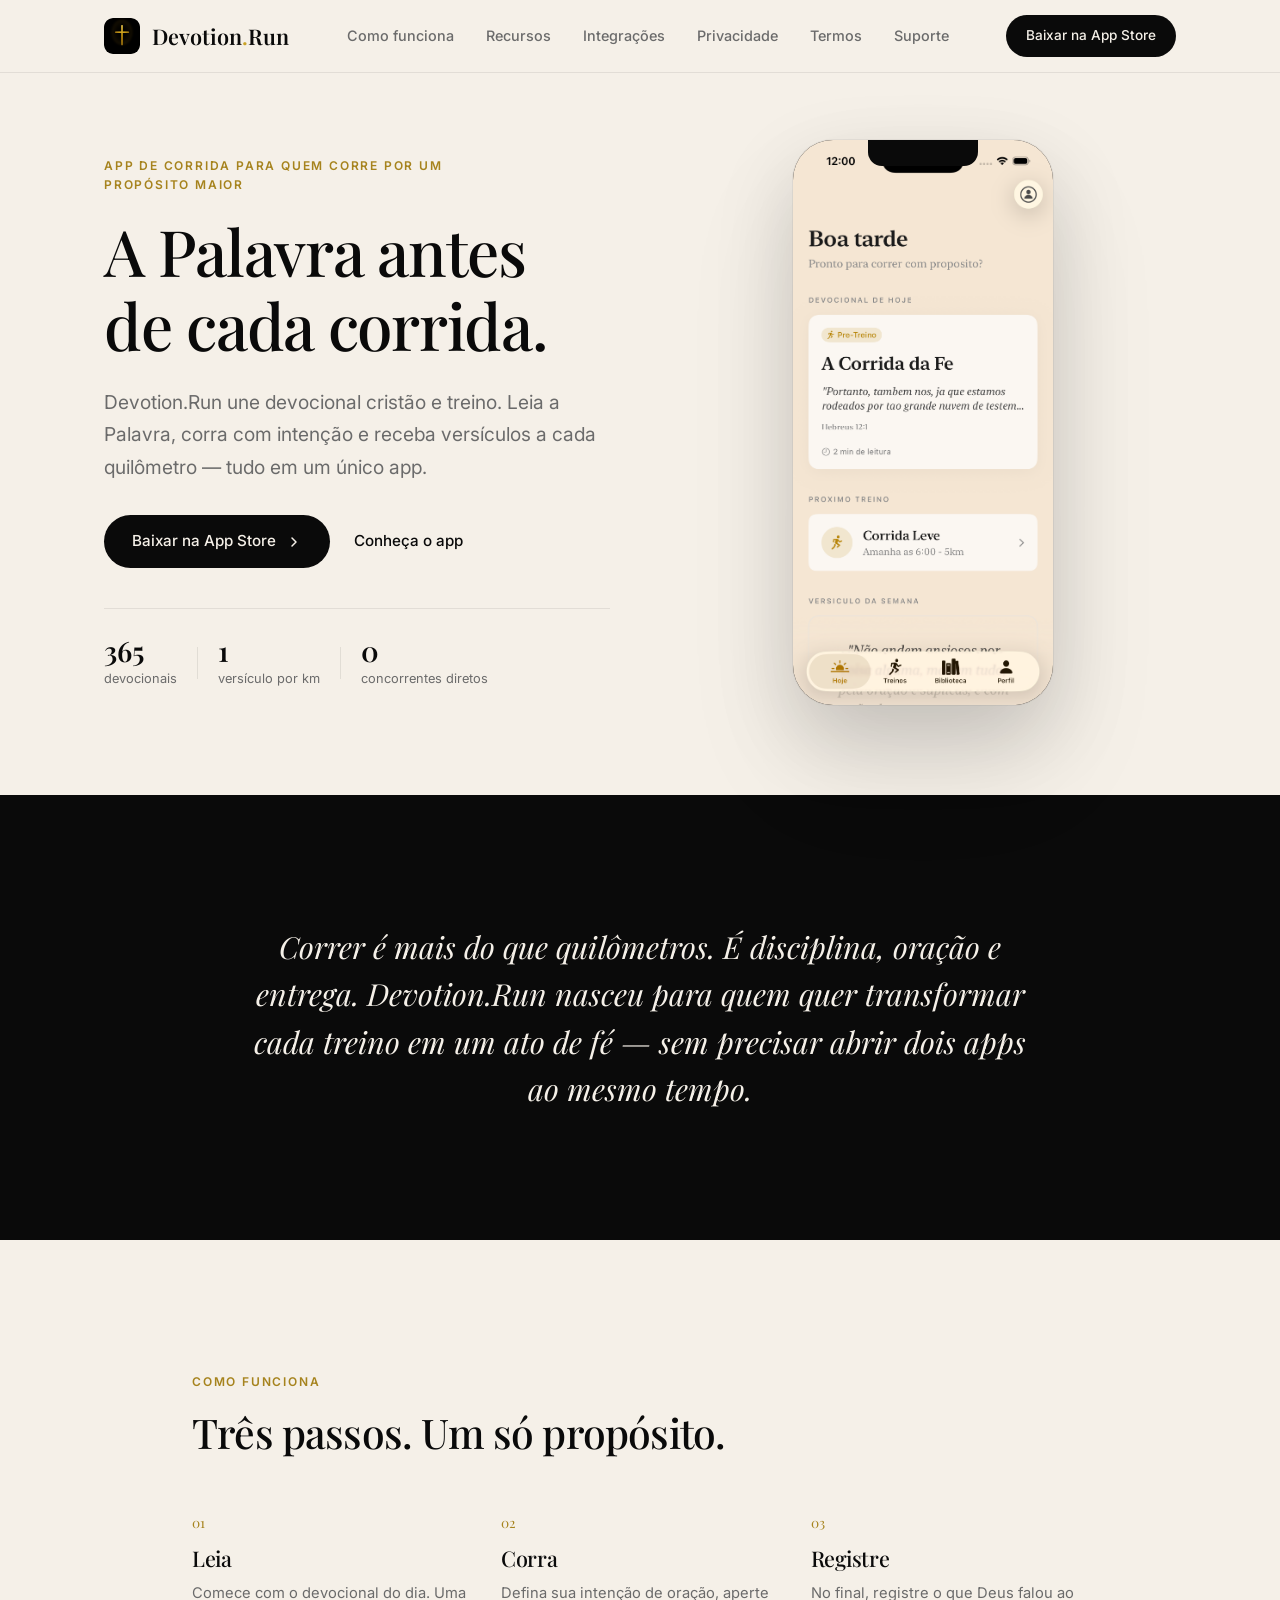
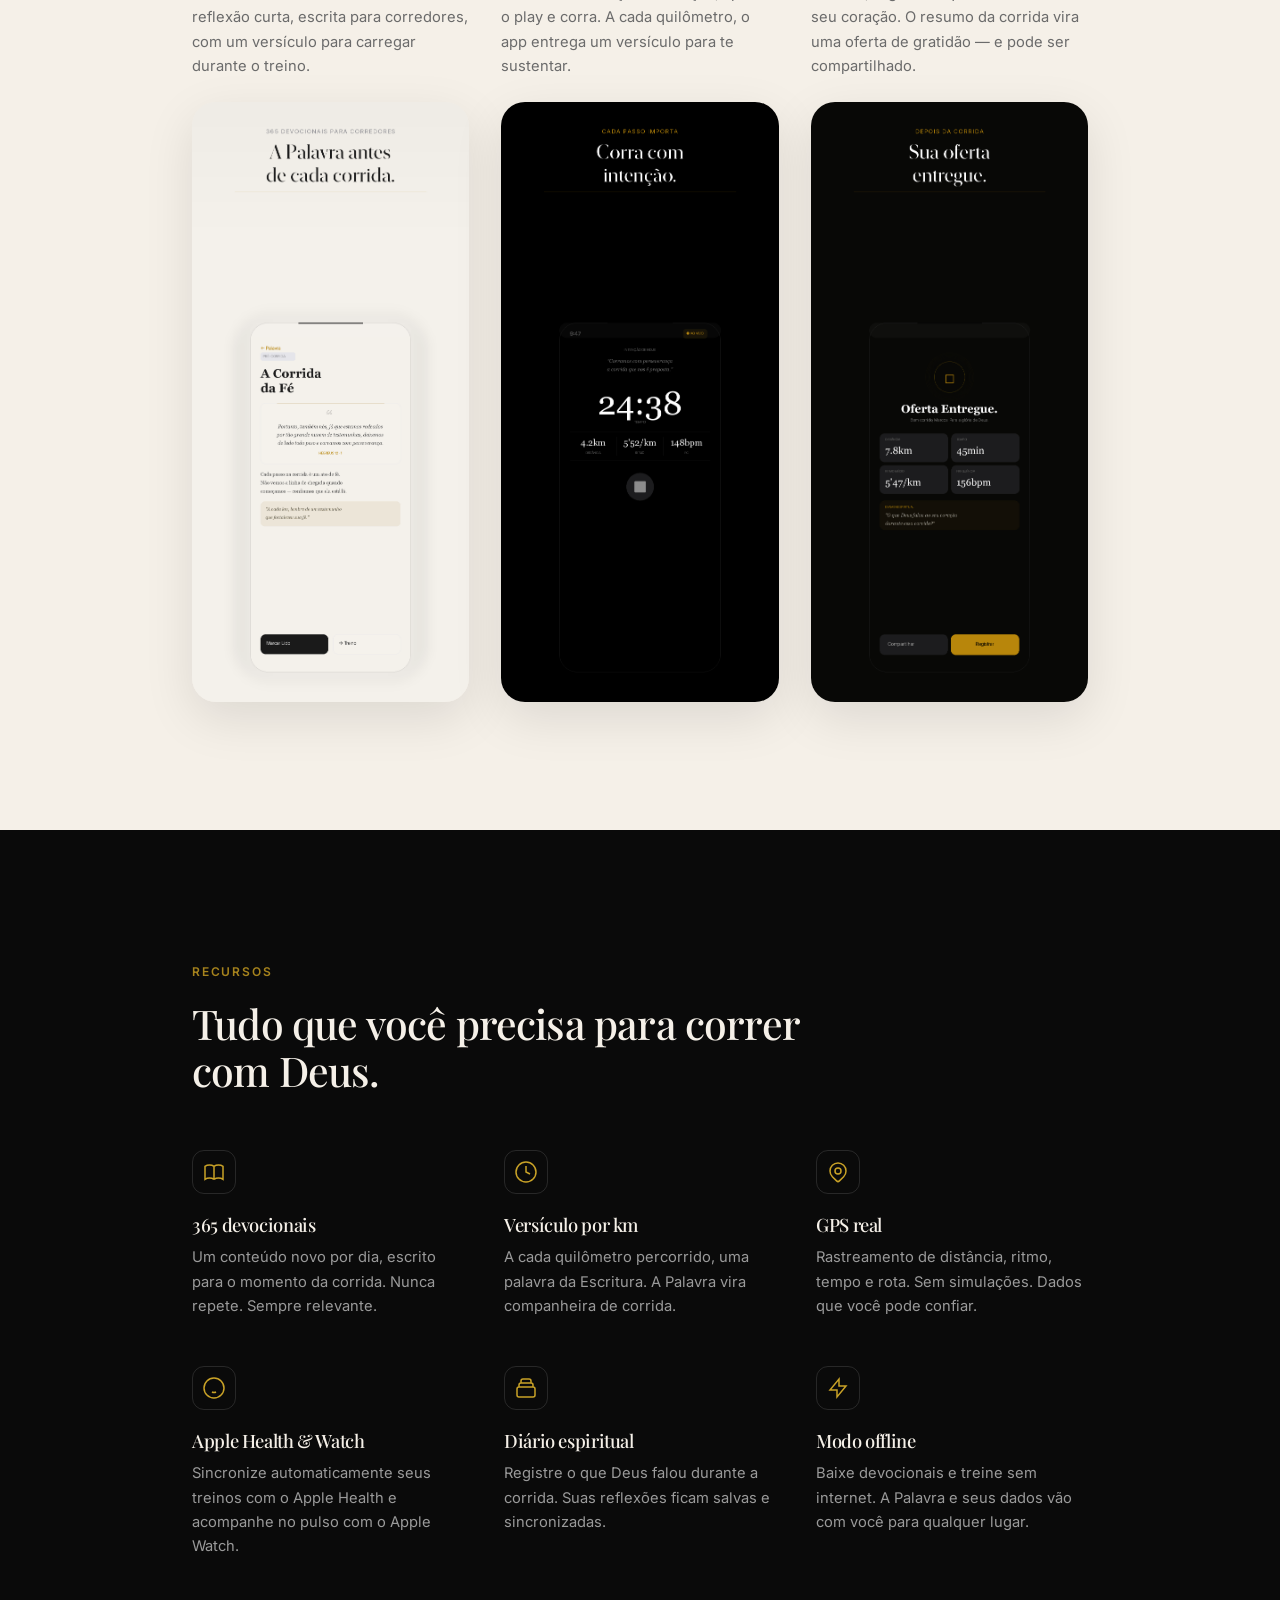
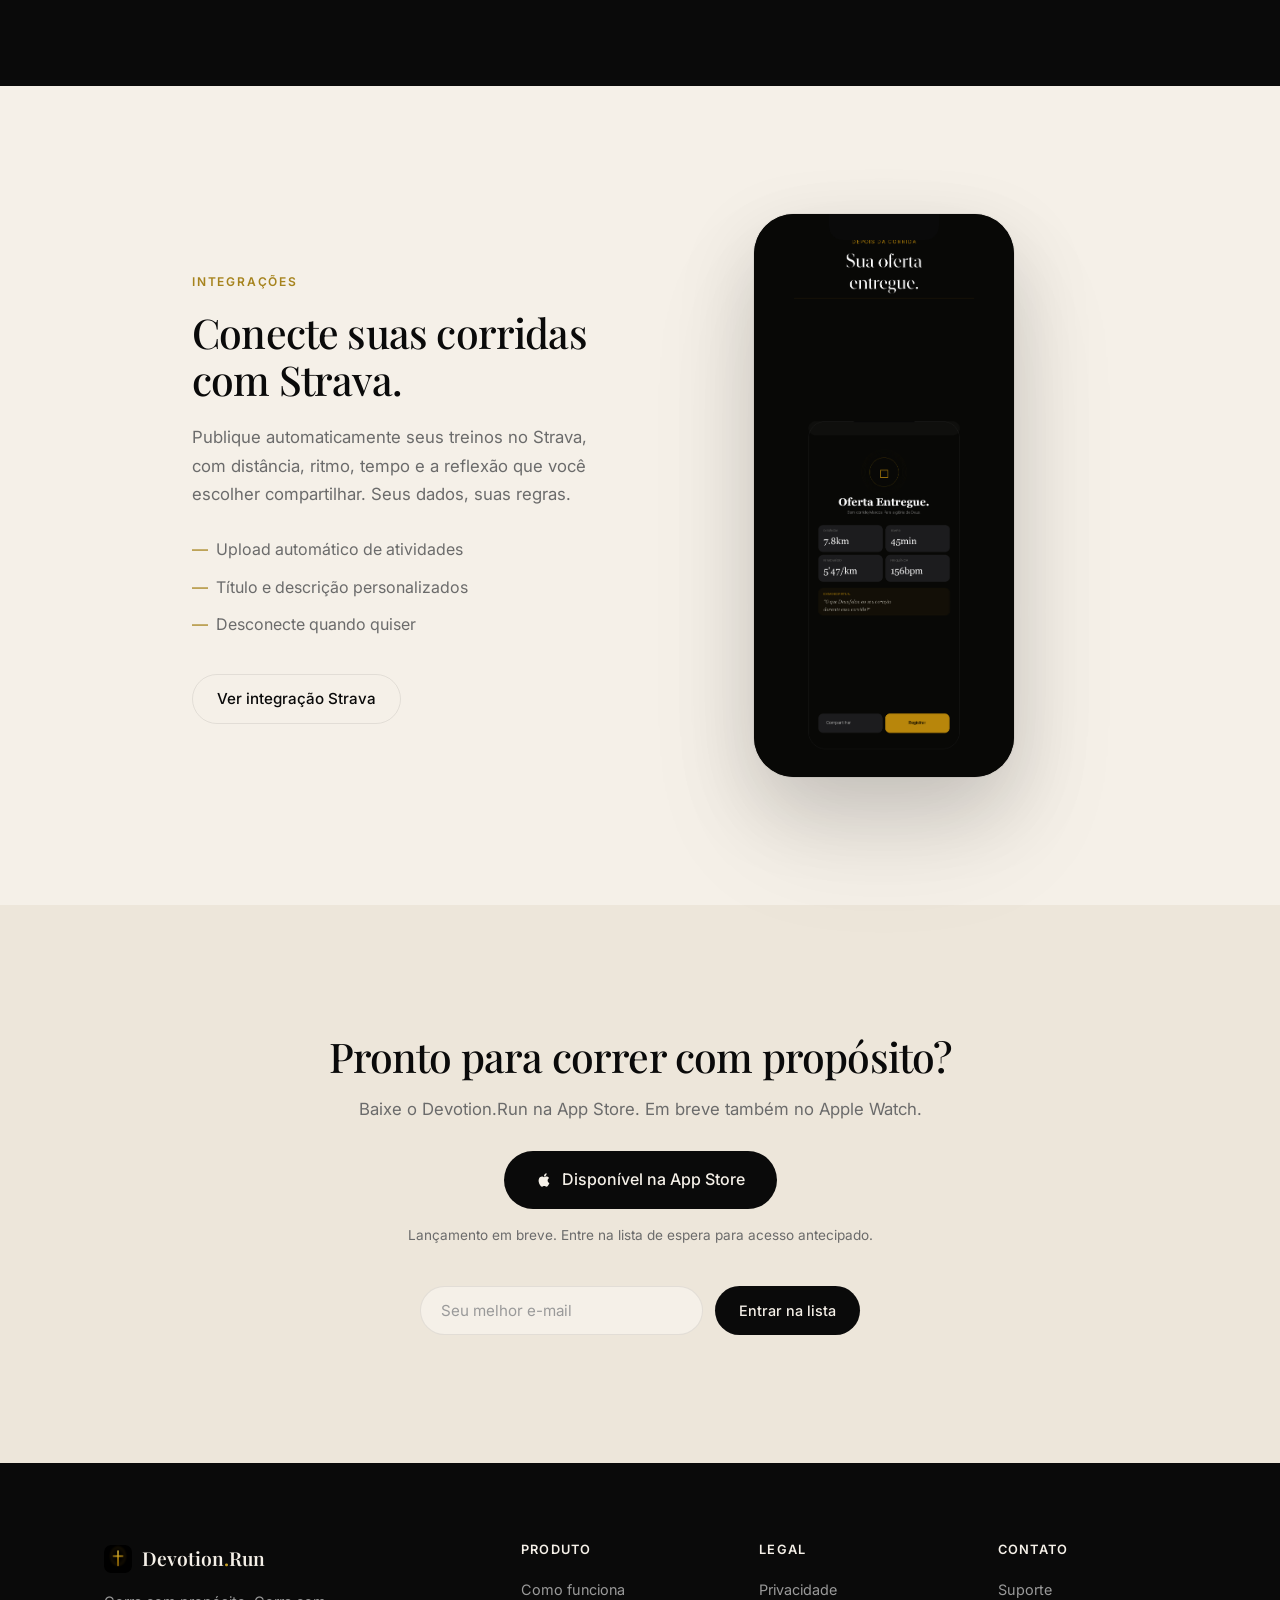
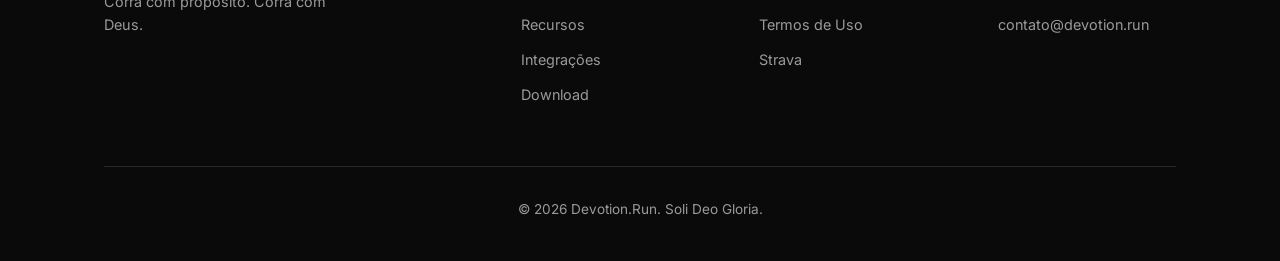
<file: index.html>
<!DOCTYPE html>
<html lang="pt-BR">

<head>
    <meta charset="UTF-8">
    <meta name="viewport" content="width=device-width, initial-scale=1.0">
    <title>Devotion.Run — Corra com propósito</title>

    <!-- SEO -->
    <meta name="description"
        content="Devotion.Run é o app de corrida que une fé e treino. Devocionais diários, versículos a cada km e integração com Apple Health, Strava e Apple Watch.">
    <meta name="keywords" content="corrida cristã, app de corrida, devocional, strava, apple watch, saúde, fé">
    <meta name="author" content="Devotion.Run">

    <!-- Open Graph -->
    <meta property="og:title" content="Devotion.Run — Corra com propósito">
    <meta property="og:description" content="O único app de corrida que entrega um versículo bíblico a cada quilômetro.">
    <meta property="og:type" content="website">
    <meta property="og:url" content="https://devotion.run">
    <meta property="og:image" content="https://devotion.run/images/home.png">

    <!-- Fonts -->
    <link rel="preconnect" href="https://fonts.googleapis.com">
    <link rel="preconnect" href="https://fonts.gstatic.com" crossorigin>
    <link href="https://fonts.googleapis.com/css2?family=Inter:wght@400;500;600&family=Playfair+Display:ital,wght@0,400;0,500;0,600;0,700;1,400&display=swap" rel="stylesheet">

    <!-- Styles -->
    <link rel="stylesheet" href="styles.css">

    <!-- Favicon -->
    <link rel="icon" type="image/png" href="images/app-icon.png">
</head>

<body>
    <!-- ==================== NAVIGATION ==================== -->
    <nav class="navbar" id="navbar">
        <div class="container nav-container">
            <a href="/" class="nav-logo">
                <img src="images/app-icon.png" alt="Devotion.Run" class="nav-logo-icon">
                <span>Devotion<span class="logo-dot">.</span>Run</span>
            </a>

            <div class="nav-links" id="navLinks">
                <a href="#como-funciona">Como funciona</a>
                <a href="#recursos">Recursos</a>
                <a href="#integracoes">Integrações</a>
                <a href="/privacy">Privacidade</a>
                <a href="/terms">Termos</a>
                <a href="/support">Suporte</a>
            </div>

            <a href="#download" class="btn-primary btn-small">Baixar na App Store</a>

            <button class="menu-toggle" id="menuToggle" aria-label="Menu">
                <span></span>
                <span></span>
            </button>
        </div>
    </nav>

    <!-- ==================== HERO ==================== -->
    <section class="hero" id="hero">
        <div class="container">
            <div class="hero-grid">
                <div class="hero-content">
                    <p class="eyebrow">App de corrida para quem corre por um propósito maior</p>
                    <h1>
                        A Palavra antes<br>
                        de cada corrida.
                    </h1>
                    <p class="hero-lead">
                        Devotion.Run une devocional cristão e treino. Leia a Palavra, corra com intenção
                        e receba versículos a cada quilômetro — tudo em um único app.
                    </p>
                    <div class="hero-actions">
                        <a href="#download" class="btn-primary">
                            <span>Baixar na App Store</span>
                            <svg width="16" height="16" viewBox="0 0 16 16" fill="none" xmlns="http://www.w3.org/2000/svg">
                                <path d="M6 12L10 8L6 4" stroke="currentColor" stroke-width="1.5" stroke-linecap="round" stroke-linejoin="round"/>
                            </svg>
                        </a>
                        <a href="#como-funciona" class="btn-text">Conheça o app</a>
                    </div>
                    <div class="hero-trust">
                        <div class="trust-item">
                            <span class="trust-number">365</span>
                            <span class="trust-label">devocionais</span>
                        </div>
                        <div class="trust-divider"></div>
                        <div class="trust-item">
                            <span class="trust-number">1</span>
                            <span class="trust-label">versículo por km</span>
                        </div>
                        <div class="trust-divider"></div>
                        <div class="trust-item">
                            <span class="trust-number">0</span>
                            <span class="trust-label">concorrentes diretos</span>
                        </div>
                    </div>
                </div>

                <div class="hero-visual">
                    <div class="phone-mockup hero-phone">
                        <img src="images/home.png" alt="Tela inicial do Devotion.Run mostrando o devocional do dia">
                    </div>
                </div>
            </div>
        </div>
    </section>

    <!-- ==================== MANIFESTO ==================== -->
    <section class="manifesto">
        <div class="container narrow">
            <p class="manifesto-text">
                Correr é mais do que quilômetros. É disciplina, oração e entrega. Devotion.Run nasceu para quem
                quer transformar cada treino em um ato de fé — sem precisar abrir dois apps ao mesmo tempo.
            </p>
        </div>
    </section>

    <!-- ==================== COMO FUNCIONA ==================== -->
    <section class="section" id="como-funciona">
        <div class="container">
            <div class="section-header">
                <span class="eyebrow">Como funciona</span>
                <h2>Três passos. Um só propósito.</h2>
            </div>

            <div class="steps-grid">
                <div class="step-card">
                    <div class="step-number">01</div>
                    <h3>Leia</h3>
                    <p>Comece com o devocional do dia. Uma reflexão curta, escrita para corredores, com um versículo para carregar durante o treino.</p>
                    <div class="step-image">
                        <img src="images/devotional.png" alt="Tela de devocional no Devotion.Run">
                    </div>
                </div>

                <div class="step-card">
                    <div class="step-number">02</div>
                    <h3>Corra</h3>
                    <p>Defina sua intenção de oração, aperte o play e corra. A cada quilômetro, o app entrega um versículo para te sustentar.</p>
                    <div class="step-image">
                        <img src="images/run.png" alt="Tela de corrida ativa no Devotion.Run">
                    </div>
                </div>

                <div class="step-card">
                    <div class="step-number">03</div>
                    <h3>Registre</h3>
                    <p>No final, registre o que Deus falou ao seu coração. O resumo da corrida vira uma oferta de gratidão — e pode ser compartilhado.</p>
                    <div class="step-image">
                        <img src="images/altar.png" alt="Tela de resumo pós-corrida no Devotion.Run">
                    </div>
                </div>
            </div>
        </div>
    </section>

    <!-- ==================== FEATURES ==================== -->
    <section class="section section-dark" id="recursos">
        <div class="container">
            <div class="section-header">
                <span class="eyebrow">Recursos</span>
                <h2>Tudo que você precisa para correr com Deus.</h2>
            </div>

            <div class="features-grid">
                <div class="feature-item">
                    <div class="feature-icon">
                        <svg width="24" height="24" viewBox="0 0 24 24" fill="none" stroke="currentColor" stroke-width="1.5">
                            <path d="M12 6.253v13m0-13C10.832 5.477 9.246 5 7.5 5S4.168 5.477 3 6.253v13C4.168 18.477 5.754 18 7.5 18s3.332.477 4.5 1.253m0-13C13.168 5.477 14.754 5 16.5 5c1.747 0 3.332.477 4.5 1.253v13C19.832 18.477 18.247 18 16.5 18c-1.746 0-3.332.477-4.5 1.253"/>
                        </svg>
                    </div>
                    <h3>365 devocionais</h3>
                    <p>Um conteúdo novo por dia, escrito para o momento da corrida. Nunca repete. Sempre relevante.</p>
                </div>

                <div class="feature-item">
                    <div class="feature-icon">
                        <svg width="24" height="24" viewBox="0 0 24 24" fill="none" stroke="currentColor" stroke-width="1.5">
                            <path d="M12 2a10 10 0 100 20 10 10 0 000-20z"/>
                            <path d="M12 6v6l4 2"/>
                        </svg>
                    </div>
                    <h3>Versículo por km</h3>
                    <p>A cada quilômetro percorrido, uma palavra da Escritura. A Palavra vira companheira de corrida.</p>
                </div>

                <div class="feature-item">
                    <div class="feature-icon">
                        <svg width="24" height="24" viewBox="0 0 24 24" fill="none" stroke="currentColor" stroke-width="1.5">
                            <path d="M17.657 16.657L13.414 20.9a2 2 0 01-2.828 0L6.343 16.657a8 8 0 1111.314 0z"/>
                            <path d="M15 11a3 3 0 11-6 0 3 3 0 016 0z"/>
                        </svg>
                    </div>
                    <h3>GPS real</h3>
                    <p>Rastreamento de distância, ritmo, tempo e rota. Sem simulações. Dados que você pode confiar.</p>
                </div>

                <div class="feature-item">
                    <div class="feature-icon">
                        <svg width="24" height="24" viewBox="0 0 24 24" fill="none" stroke="currentColor" stroke-width="1.5">
                            <path d="M9 12h.01M15 12h.01M10 16c.5.3 1.2.5 2 .5s1.5-.2 2-.5M22 12c0 5.523-4.477 10-10 10S2 17.523 2 12 6.477 2 12 2s10 4.477 10 10z"/>
                        </svg>
                    </div>
                    <h3>Apple Health & Watch</h3>
                    <p>Sincronize automaticamente seus treinos com o Apple Health e acompanhe no pulso com o Apple Watch.</p>
                </div>

                <div class="feature-item">
                    <div class="feature-icon">
                        <svg width="24" height="24" viewBox="0 0 24 24" fill="none" stroke="currentColor" stroke-width="1.5">
                            <path d="M19 11H5m14 0a2 2 0 012 2v6a2 2 0 01-2 2H5a2 2 0 01-2-2v-6a2 2 0 012-2m14 0V9a2 2 0 00-2-2M5 11V9a2 2 0 012-2m0 0V5a2 2 0 012-2h6a2 2 0 012 2v2M7 7h10"/>
                        </svg>
                    </div>
                    <h3>Diário espiritual</h3>
                    <p>Registre o que Deus falou durante a corrida. Suas reflexões ficam salvas e sincronizadas.</p>
                </div>

                <div class="feature-item">
                    <div class="feature-icon">
                        <svg width="24" height="24" viewBox="0 0 24 24" fill="none" stroke="currentColor" stroke-width="1.5">
                            <path d="M13 10V3L4 14h7v7l9-11h-7z"/>
                        </svg>
                    </div>
                    <h3>Modo offline</h3>
                    <p>Baixe devocionais e treine sem internet. A Palavra e seus dados vão com você para qualquer lugar.</p>
                </div>
            </div>
        </div>
    </section>

    <!-- ==================== INTEGRATIONS ==================== -->
    <section class="section" id="integracoes">
        <div class="container">
            <div class="integration-block">
                <div class="integration-content">
                    <span class="eyebrow">Integrações</span>
                    <h2>Conecte suas corridas com Strava.</h2>
                    <p>
                        Publique automaticamente seus treinos no Strava, com distância, ritmo, tempo e a reflexão
                        que você escolher compartilhar. Seus dados, suas regras.
                    </p>
                    <ul class="integration-list">
                        <li>Upload automático de atividades</li>
                        <li>Título e descrição personalizados</li>
                        <li>Desconecte quando quiser</li>
                    </ul>
                    <a href="/strava/" class="btn-secondary">Ver integração Strava</a>
                </div>
                <div class="integration-visual">
                    <div class="phone-mockup">
                        <img src="images/altar.png" alt="Tela de resumo pós-corrida com opção de compartilhar">
                    </div>
                </div>
            </div>
        </div>
    </section>

    <!-- ==================== DOWNLOAD CTA ==================== -->
    <section class="section-cta" id="download">
        <div class="container">
            <div class="cta-block">
                <h2>Pronto para correr com propósito?</h2>
                <p class="cta-lead">
                    Baixe o Devotion.Run na App Store. Em breve também no Apple Watch.
                </p>
                <a href="#" class="btn-primary btn-large">
                    <svg width="20" height="20" viewBox="0 0 24 24" fill="currentColor">
                        <path d="M18.71 19.5c-.83 1.24-1.71 2.45-3.05 2.47-1.34.03-1.77-.79-3.29-.79-1.53 0-2 .77-3.27.82-1.31.05-2.3-1.32-3.14-2.53C4.25 17 2.94 12.45 4.7 9.39c.87-1.52 2.43-2.48 4.12-2.51 1.28-.02 2.5.87 3.29.87.78 0 2.26-1.07 3.81-.91.65.03 2.47.26 3.64 1.98-.09.06-2.17 1.28-2.15 3.81.03 3.02 2.65 4.03 2.68 4.04-.03.07-.42 1.44-1.38 2.83M13 3.5c.73-.83 1.94-1.46 2.94-1.5.13 1.17-.34 2.35-1.04 3.19-.69.85-1.83 1.51-2.95 1.42-.15-1.15.41-2.35 1.05-3.11z"/>
                    </svg>
                    <span>Disponível na App Store</span>
                </a>
                <p class="cta-note">Lançamento em breve. Entre na lista de espera para acesso antecipado.</p>

                <form class="waitlist-form" id="waitlistForm">
                    <input type="email" placeholder="Seu melhor e-mail" id="emailInput" required>
                    <button type="submit" id="waitlistBtn">Entrar na lista</button>
                </form>
            </div>
        </div>
    </section>

    <!-- ==================== FOOTER ==================== -->
    <footer class="footer">
        <div class="container">
            <div class="footer-grid">
                <div class="footer-brand">
                    <a href="/" class="footer-logo">
                        <img src="images/app-icon.png" alt="Devotion.Run" class="footer-logo-icon">
                        <span>Devotion<span class="logo-dot">.</span>Run</span>
                    </a>
                    <p>Corra com propósito. Corra com Deus.</p>
                </div>

                <div class="footer-links">
                    <h4>Produto</h4>
                    <a href="#como-funciona">Como funciona</a>
                    <a href="#recursos">Recursos</a>
                    <a href="#integracoes">Integrações</a>
                    <a href="#download">Download</a>
                </div>

                <div class="footer-links">
                    <h4>Legal</h4>
                    <a href="/privacy">Privacidade</a>
                    <a href="/terms">Termos de Uso</a>
                    <a href="/strava/">Strava</a>
                </div>

                <div class="footer-links">
                    <h4>Contato</h4>
                    <a href="/support">Suporte</a>
                    <a href="mailto:contato@devotion.run">contato@devotion.run</a>
                </div>
            </div>

            <div class="footer-bottom">
                <p>© 2026 Devotion.Run. Soli Deo Gloria.</p>
            </div>
        </div>
    </footer>

    <script src="script.js"></script>
</body>

</html>
</file>
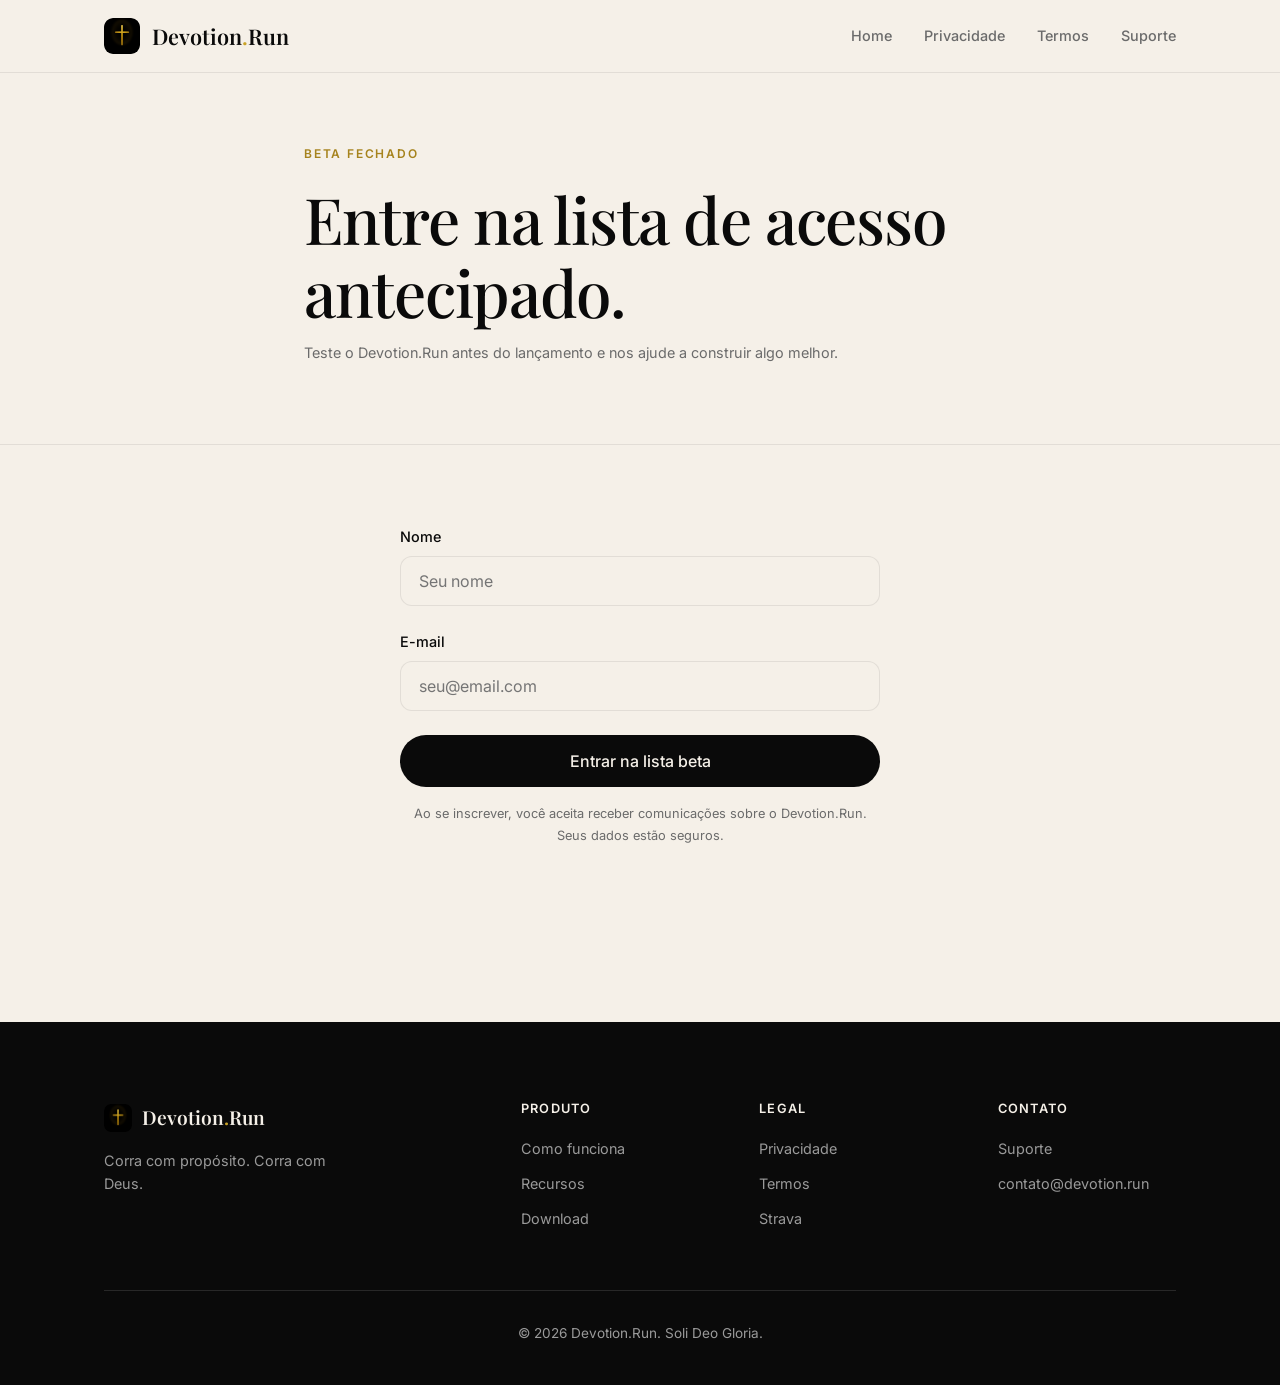
<file: beta/index.html>
<!DOCTYPE html>
<html lang="pt-BR">

<head>
    <meta charset="UTF-8">
    <meta name="viewport" content="width=device-width, initial-scale=1.0">
    <title>Lista beta — Devotion.Run</title>
    <meta name="description" content="Entre na lista beta do Devotion.Run e teste o app antes do lançamento.">
    <link rel="preconnect" href="https://fonts.googleapis.com">
    <link rel="preconnect" href="https://fonts.gstatic.com" crossorigin>
    <link href="https://fonts.googleapis.com/css2?family=Inter:wght@400;500;600&family=Playfair+Display:ital,wght@0,400;0,500;0,600;0,700;1,400&display=swap" rel="stylesheet">
    <link rel="stylesheet" href="../styles.css">
    <link rel="stylesheet" href="../legal.css">
    <link rel="icon" type="image/png" href="../images/app-icon.png">
</head>

<body>
    <nav class="navbar" id="navbar">
        <div class="container nav-container">
            <a href="/" class="nav-logo">
                <img src="../images/app-icon.png" alt="Devotion.Run" class="nav-logo-icon">
                <span>Devotion<span class="logo-dot">.</span>Run</span>
            </a>
            <div class="nav-links" id="navLinks">
                <a href="/">Home</a>
                <a href="/privacy">Privacidade</a>
                <a href="/terms">Termos</a>
                <a href="/support">Suporte</a>
            </div>
            <button class="menu-toggle" id="menuToggle" aria-label="Menu">
                <span></span>
                <span></span>
            </button>
        </div>
    </nav>

    <section class="legal-hero" style="padding-top: 140px;">
        <div class="container">
            <span class="eyebrow">Beta fechado</span>
            <h1>Entre na lista de acesso antecipado.</h1>
            <p class="legal-updated">Teste o Devotion.Run antes do lançamento e nos ajude a construir algo melhor.</p>
        </div>
    </section>

    <section class="legal-content">
        <div class="container">
            <div class="legal-body">
                <form id="betaForm" class="beta-form">
                    <div class="form-group">
                        <label for="name">Nome</label>
                        <input type="text" id="name" name="name" placeholder="Seu nome" required>
                    </div>
                    <div class="form-group">
                        <label for="email">E-mail</label>
                        <input type="email" id="email" name="email" placeholder="seu@email.com" required>
                    </div>
                    <button type="submit" class="btn-primary btn-large" id="submitBtn">Entrar na lista beta</button>
                    <p class="form-note">Ao se inscrever, você aceita receber comunicações sobre o Devotion.Run. Seus dados estão seguros.</p>
                    <p id="formMessage" class="form-message"></p>
                </form>
            </div>
        </div>
    </section>

    <footer class="footer">
        <div class="container">
            <div class="footer-grid">
                <div class="footer-brand">
                    <a href="/" class="footer-logo">
                        <img src="../images/app-icon.png" alt="Devotion.Run" class="footer-logo-icon">
                        <span>Devotion<span class="logo-dot">.</span>Run</span>
                    </a>
                    <p>Corra com propósito. Corra com Deus.</p>
                </div>
                <div class="footer-links">
                    <h4>Produto</h4>
                    <a href="/#como-funciona">Como funciona</a>
                    <a href="/#recursos">Recursos</a>
                    <a href="/#download">Download</a>
                </div>
                <div class="footer-links">
                    <h4>Legal</h4>
                    <a href="/privacy">Privacidade</a>
                    <a href="/terms">Termos</a>
                    <a href="/strava/">Strava</a>
                </div>
                <div class="footer-links">
                    <h4>Contato</h4>
                    <a href="/support">Suporte</a>
                    <a href="mailto:contato@devotion.run">contato@devotion.run</a>
                </div>
            </div>
            <div class="footer-bottom">
                <p>© 2026 Devotion.Run. Soli Deo Gloria.</p>
            </div>
        </div>
    </footer>

    <script src="../script.js"></script>
    <script>
        document.getElementById('betaForm').addEventListener('submit', async function (e) {
            e.preventDefault();
            const btn = document.getElementById('submitBtn');
            const msg = document.getElementById('formMessage');
            const name = document.getElementById('name').value.trim();
            const email = document.getElementById('email').value.trim();

            btn.disabled = true;
            btn.textContent = 'Enviando...';
            msg.textContent = '';
            msg.className = 'form-message';

            try {
                const res = await fetch('/api/beta/signup', {
                    method: 'POST',
                    headers: { 'Content-Type': 'application/json' },
                    body: JSON.stringify({ name, email, source: 'beta-page' }),
                });

                const data = await res.json();

                if (res.ok && data.success) {
                    window.location.href = '/beta/success/';
                } else {
                    msg.textContent = data.error || 'Algo deu errado. Tente novamente.';
                    msg.className = 'form-message error';
                }
            } catch (err) {
                msg.textContent = 'Erro de conexão. Tente novamente.';
                msg.className = 'form-message error';
            } finally {
                btn.disabled = false;
                btn.textContent = 'Entrar na lista beta';
            }
        });
    </script>
</body>

</html>
</file>
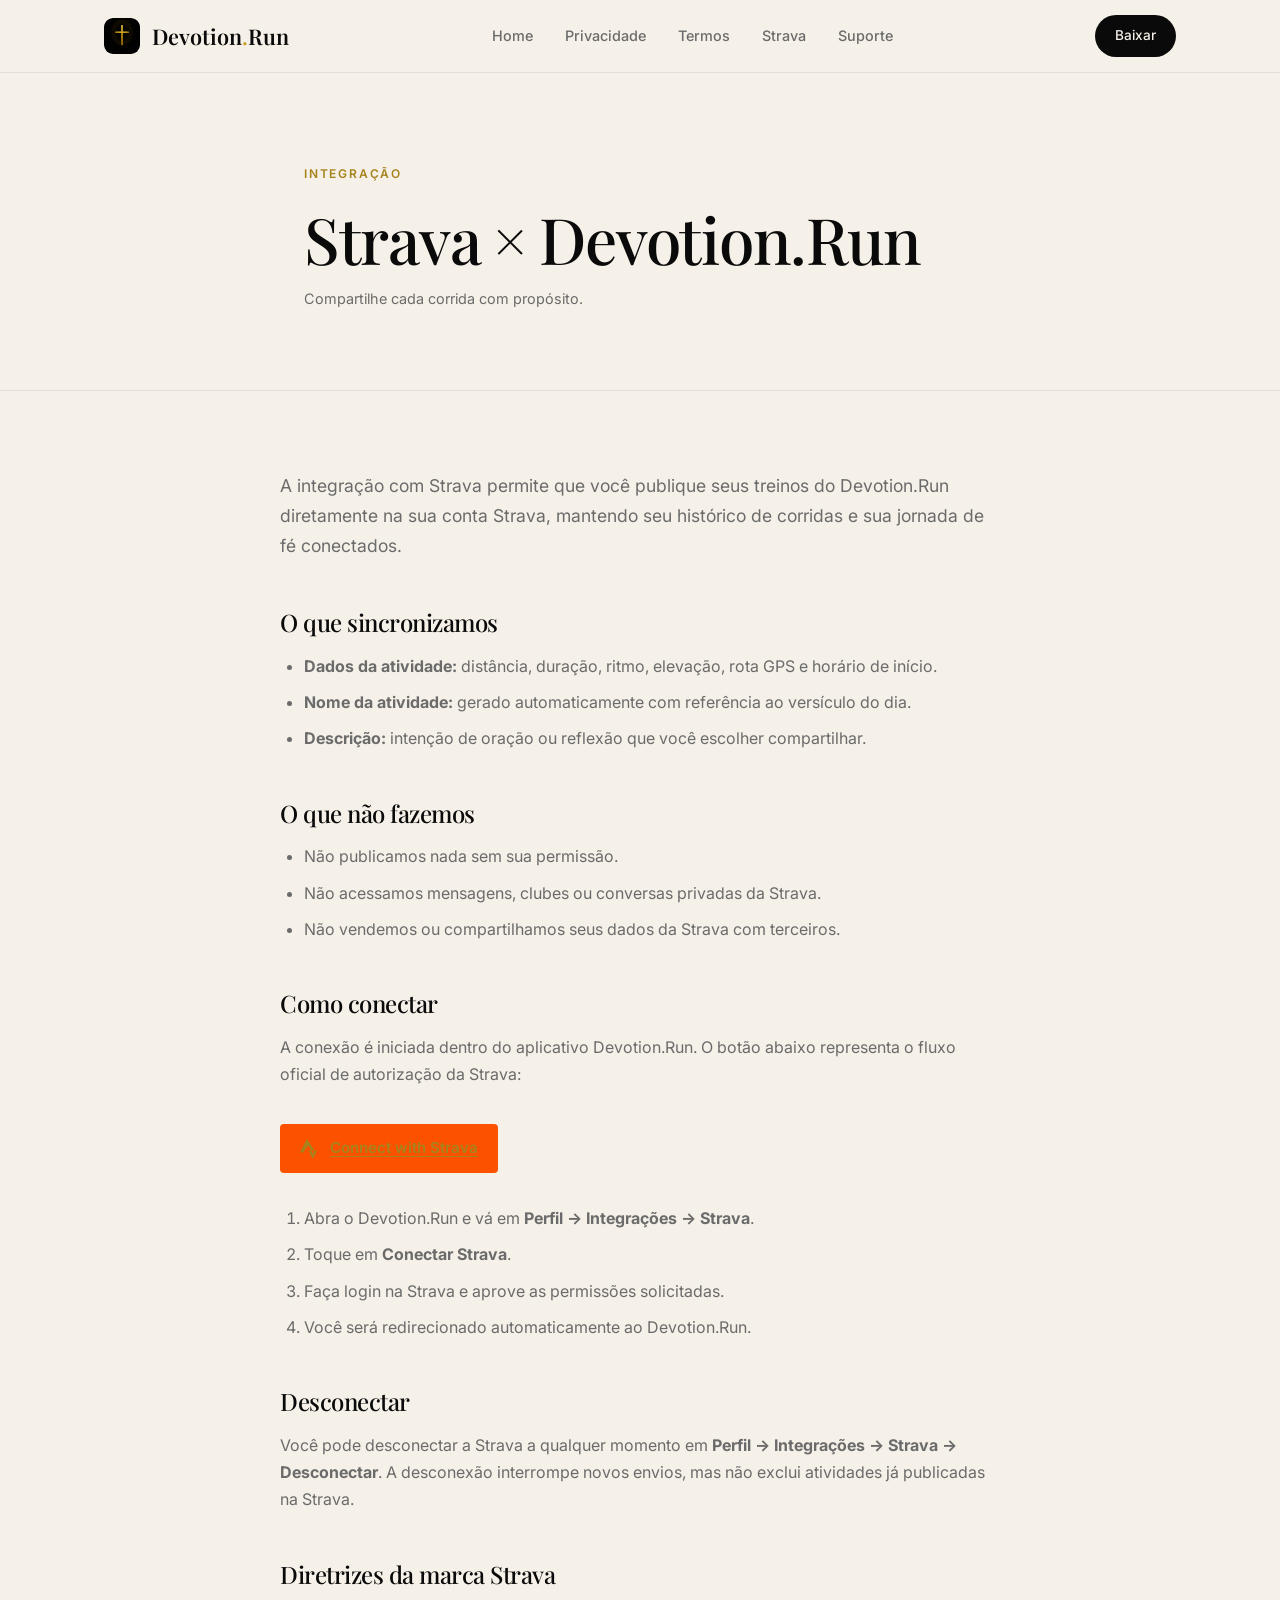
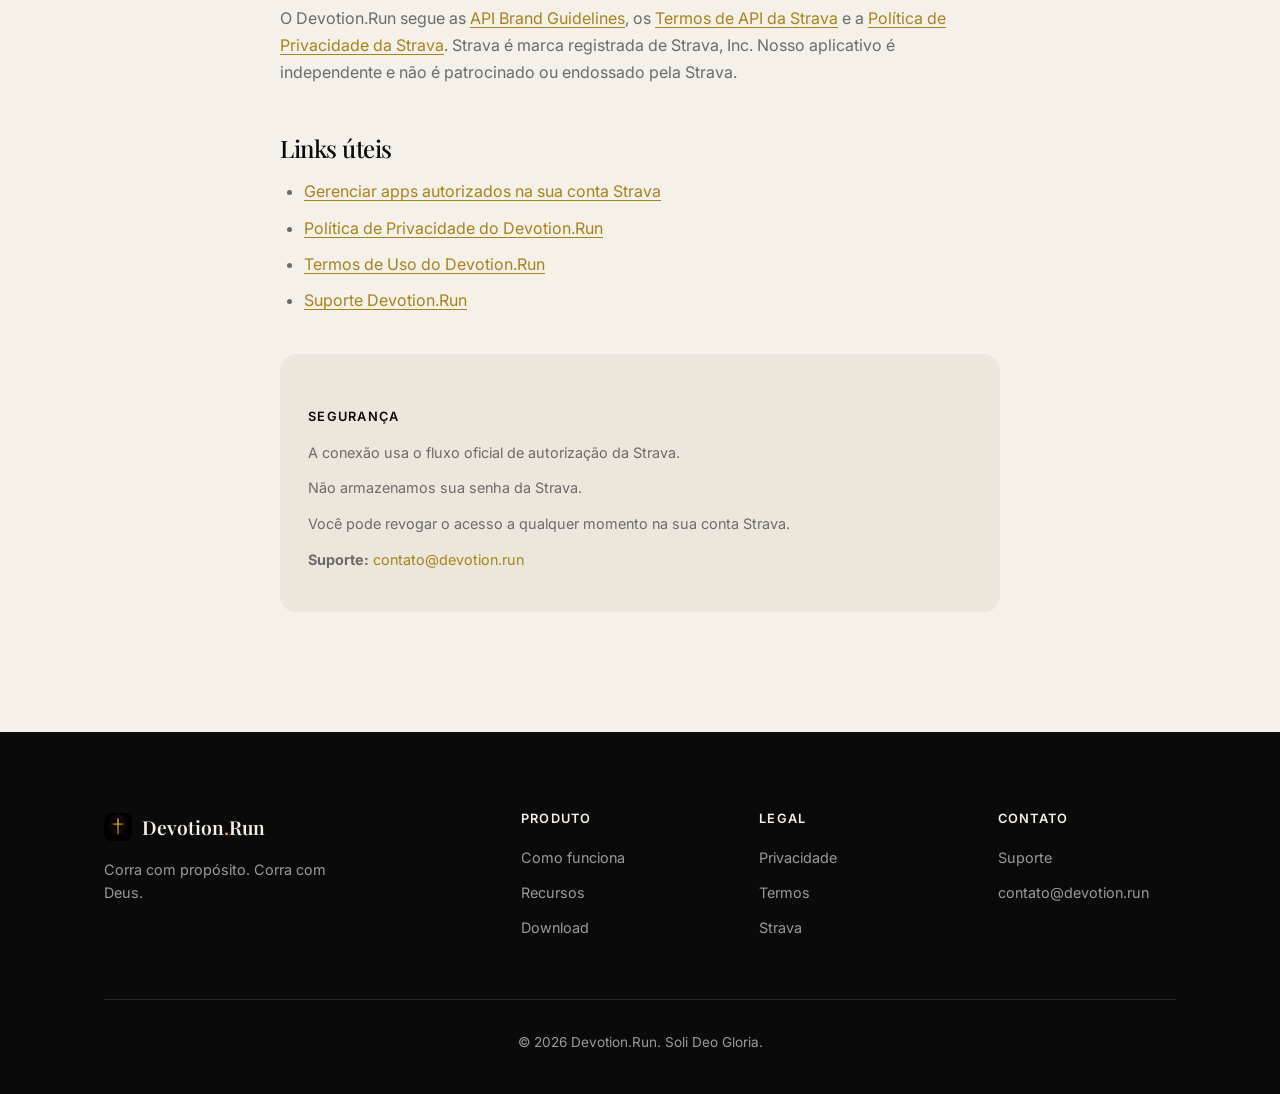
<file: strava/index.html>
<!DOCTYPE html>
<html lang="pt-BR">

<head>
    <meta charset="UTF-8">
    <meta name="viewport" content="width=device-width, initial-scale=1.0">
    <title>Integração Strava — Devotion.Run</title>
    <meta name="description" content="Conecte Devotion.Run com Strava. Compartilhe suas corridas com propósito.">
    <link rel="preconnect" href="https://fonts.googleapis.com">
    <link rel="preconnect" href="https://fonts.gstatic.com" crossorigin>
    <link href="https://fonts.googleapis.com/css2?family=Inter:wght@400;500;600&family=Playfair+Display:ital,wght@0,400;0,500;0,600;0,700;1,400&display=swap" rel="stylesheet">
    <link rel="stylesheet" href="../styles.css">
    <link rel="stylesheet" href="../legal.css">
    <link rel="icon" type="image/png" href="../images/app-icon.png">
</head>

<body>
    <nav class="navbar" id="navbar">
        <div class="container nav-container">
            <a href="/" class="nav-logo">
                <img src="../images/app-icon.png" alt="Devotion.Run" class="nav-logo-icon">
                <span>Devotion<span class="logo-dot">.</span>Run</span>
            </a>
            <div class="nav-links" id="navLinks">
                <a href="/">Home</a>
                <a href="/privacy">Privacidade</a>
                <a href="/terms">Termos</a>
                <a href="/strava/">Strava</a>
                <a href="/support">Suporte</a>
            </div>
            <a href="/#download" class="btn-primary btn-small">Baixar</a>
            <button class="menu-toggle" id="menuToggle" aria-label="Menu">
                <span></span>
                <span></span>
            </button>
        </div>
    </nav>

    <section class="legal-hero">
        <div class="container">
            <span class="eyebrow">Integração</span>
            <h1>Strava × Devotion.Run</h1>
            <p class="legal-updated">Compartilhe cada corrida com propósito.</p>
        </div>
    </section>

    <section class="legal-content">
        <div class="container">
            <div class="legal-body">
                <p class="legal-intro">
                    A integração com Strava permite que você publique seus treinos do Devotion.Run diretamente na sua conta Strava,
                    mantendo seu histórico de corridas e sua jornada de fé conectados.
                </p>

                <h2>O que sincronizamos</h2>
                <ul>
                    <li><strong>Dados da atividade:</strong> distância, duração, ritmo, elevação, rota GPS e horário de início.</li>
                    <li><strong>Nome da atividade:</strong> gerado automaticamente com referência ao versículo do dia.</li>
                    <li><strong>Descrição:</strong> intenção de oração ou reflexão que você escolher compartilhar.</li>
                </ul>

                <h2>O que não fazemos</h2>
                <ul>
                    <li>Não publicamos nada sem sua permissão.</li>
                    <li>Não acessamos mensagens, clubes ou conversas privadas da Strava.</li>
                    <li>Não vendemos ou compartilhamos seus dados da Strava com terceiros.</li>
                </ul>

                <h2>Como conectar</h2>
                <p>
                    A conexão é iniciada dentro do aplicativo Devotion.Run. O botão abaixo representa o fluxo oficial
                    de autorização da Strava:
                </p>
                <a href="https://www.strava.com/oauth/authorize" class="strava-connect-btn" target="_blank" rel="noopener noreferrer">
                    <svg width="20" height="20" viewBox="0 0 24 24" fill="currentColor">
                        <path d="M15.387 17.944l-2.089-4.116h-3.065L15.387 24l5.15-10.172h-3.066m-7.008-5.599l2.836 5.598h4.172L8.423 0 0 16.345h4.172l2.836-5.599"/>
                    </svg>
                    <span>Connect with Strava</span>
                </a>
                <ol>
                    <li>Abra o Devotion.Run e vá em <strong>Perfil → Integrações → Strava</strong>.</li>
                    <li>Toque em <strong>Conectar Strava</strong>.</li>
                    <li>Faça login na Strava e aprove as permissões solicitadas.</li>
                    <li>Você será redirecionado automaticamente ao Devotion.Run.</li>
                </ol>

                <h2>Desconectar</h2>
                <p>
                    Você pode desconectar a Strava a qualquer momento em <strong>Perfil → Integrações → Strava → Desconectar</strong>.
                    A desconexão interrompe novos envios, mas não exclui atividades já publicadas na Strava.
                </p>

                <h2>Diretrizes da marca Strava</h2>
                <p>
                    O Devotion.Run segue as <a href="https://developers.strava.com/guidelines/" target="_blank" rel="noopener noreferrer">API Brand Guidelines</a>,
                    os <a href="https://www.strava.com/legal/api" target="_blank" rel="noopener noreferrer">Termos de API da Strava</a>
                    e a <a href="https://www.strava.com/legal/privacy" target="_blank" rel="noopener noreferrer">Política de Privacidade da Strava</a>.
                    Strava é marca registrada de Strava, Inc. Nosso aplicativo é independente e não é patrocinado ou endossado pela Strava.
                </p>

                <h2>Links úteis</h2>
                <ul>
                    <li><a href="https://www.strava.com/settings/apps" target="_blank" rel="noopener noreferrer">Gerenciar apps autorizados na sua conta Strava</a></li>
                    <li><a href="/privacy">Política de Privacidade do Devotion.Run</a></li>
                    <li><a href="/terms">Termos de Uso do Devotion.Run</a></li>
                    <li><a href="mailto:contato@devotion.run">Suporte Devotion.Run</a></li>
                </ul>

                <div class="legal-card">
                    <h3>Segurança</h3>
                    <ul>
                        <li>A conexão usa o fluxo oficial de autorização da Strava.</li>
                        <li>Não armazenamos sua senha da Strava.</li>
                        <li>Você pode revogar o acesso a qualquer momento na sua conta Strava.</li>
                        <li><strong>Suporte:</strong> <a href="mailto:contato@devotion.run">contato@devotion.run</a></li>
                    </ul>
                </div>
            </div>
        </div>
    </section>

    <footer class="footer">
        <div class="container">
            <div class="footer-grid">
                <div class="footer-brand">
                    <a href="/" class="footer-logo">
                        <img src="../images/app-icon.png" alt="Devotion.Run" class="footer-logo-icon">
                        <span>Devotion<span class="logo-dot">.</span>Run</span>
                    </a>
                    <p>Corra com propósito. Corra com Deus.</p>
                </div>
                <div class="footer-links">
                    <h4>Produto</h4>
                    <a href="/#como-funciona">Como funciona</a>
                    <a href="/#recursos">Recursos</a>
                    <a href="/#download">Download</a>
                </div>
                <div class="footer-links">
                    <h4>Legal</h4>
                    <a href="/privacy">Privacidade</a>
                    <a href="/terms">Termos</a>
                    <a href="/strava/">Strava</a>
                </div>
                <div class="footer-links">
                    <h4>Contato</h4>
                    <a href="/support">Suporte</a>
                    <a href="mailto:contato@devotion.run">contato@devotion.run</a>
                </div>
            </div>
            <div class="footer-bottom">
                <p>© 2026 Devotion.Run. Soli Deo Gloria.</p>
            </div>
        </div>
    </footer>

    <script src="../script.js"></script>
</body>

</html>
</file>
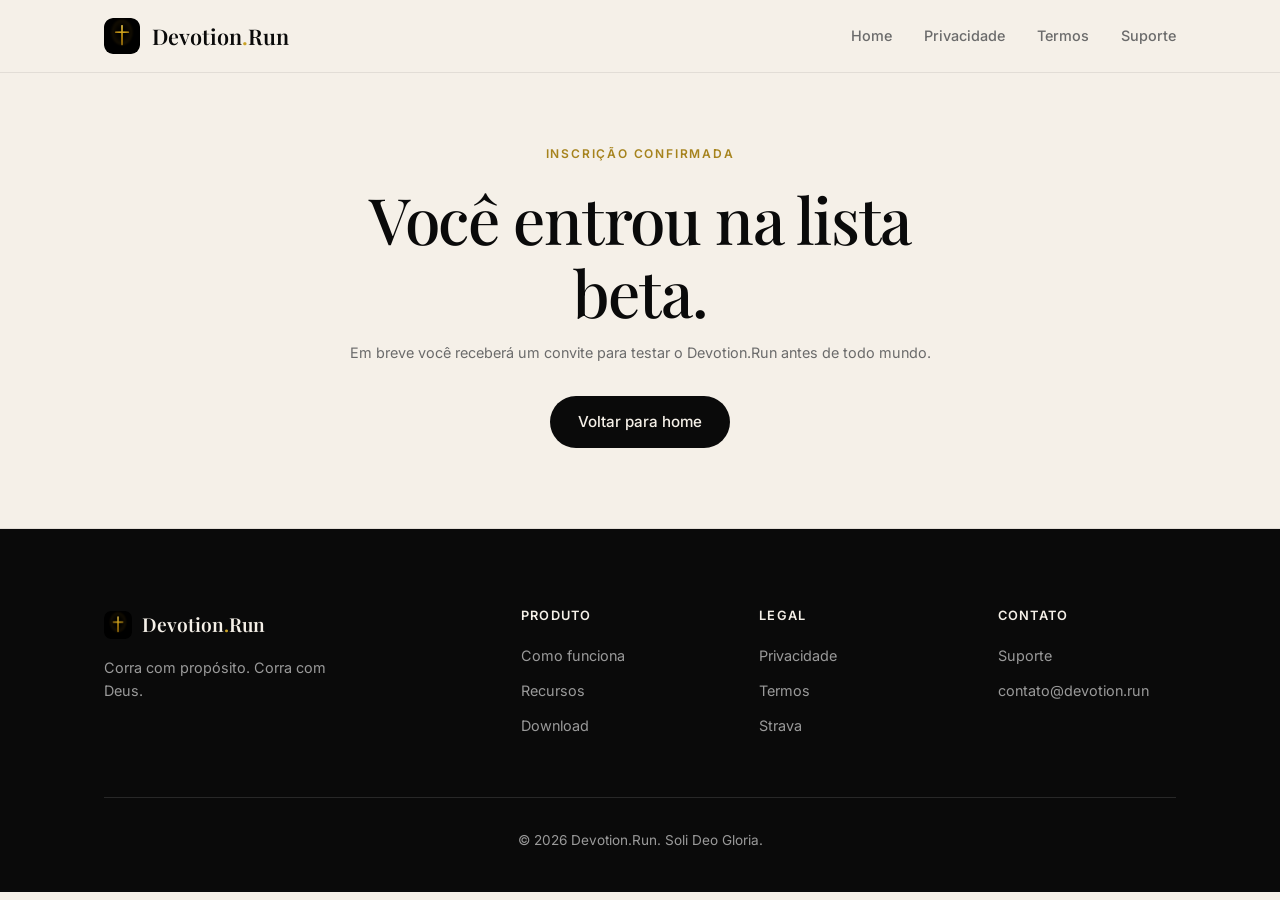
<file: beta/success/index.html>
<!DOCTYPE html>
<html lang="pt-BR">

<head>
    <meta charset="UTF-8">
    <meta name="viewport" content="width=device-width, initial-scale=1.0">
    <title>Inscrição confirmada — Devotion.Run</title>
    <meta name="description" content="Você entrou na lista beta do Devotion.Run.">
    <link rel="preconnect" href="https://fonts.googleapis.com">
    <link rel="preconnect" href="https://fonts.gstatic.com" crossorigin>
    <link href="https://fonts.googleapis.com/css2?family=Inter:wght@400;500;600&family=Playfair+Display:ital,wght@0,400;0,500;0,600;0,700;1,400&display=swap" rel="stylesheet">
    <link rel="stylesheet" href="../../styles.css">
    <link rel="stylesheet" href="../../legal.css">
    <link rel="icon" type="image/png" href="../../images/app-icon.png">
</head>

<body>
    <nav class="navbar" id="navbar">
        <div class="container nav-container">
            <a href="/" class="nav-logo">
                <img src="../../images/app-icon.png" alt="Devotion.Run" class="nav-logo-icon">
                <span>Devotion<span class="logo-dot">.</span>Run</span>
            </a>
            <div class="nav-links" id="navLinks">
                <a href="/">Home</a>
                <a href="/privacy">Privacidade</a>
                <a href="/terms">Termos</a>
                <a href="/support">Suporte</a>
            </div>
            <button class="menu-toggle" id="menuToggle" aria-label="Menu">
                <span></span>
                <span></span>
            </button>
        </div>
    </nav>

    <section class="legal-hero" style="padding-top: 140px; text-align: center;">
        <div class="container">
            <span class="eyebrow">Inscrição confirmada</span>
            <h1>Você entrou na lista beta.</h1>
            <p class="legal-updated">Em breve você receberá um convite para testar o Devotion.Run antes de todo mundo.</p>
            <a href="/" class="btn-primary" style="margin-top: 32px;">Voltar para home</a>
        </div>
    </section>

    <footer class="footer" style="margin-top: auto;">
        <div class="container">
            <div class="footer-grid">
                <div class="footer-brand">
                    <a href="/" class="footer-logo">
                        <img src="../../images/app-icon.png" alt="Devotion.Run" class="footer-logo-icon">
                        <span>Devotion<span class="logo-dot">.</span>Run</span>
                    </a>
                    <p>Corra com propósito. Corra com Deus.</p>
                </div>
                <div class="footer-links">
                    <h4>Produto</h4>
                    <a href="/#como-funciona">Como funciona</a>
                    <a href="/#recursos">Recursos</a>
                    <a href="/#download">Download</a>
                </div>
                <div class="footer-links">
                    <h4>Legal</h4>
                    <a href="/privacy">Privacidade</a>
                    <a href="/terms">Termos</a>
                    <a href="/strava/">Strava</a>
                </div>
                <div class="footer-links">
                    <h4>Contato</h4>
                    <a href="/support">Suporte</a>
                    <a href="mailto:contato@devotion.run">contato@devotion.run</a>
                </div>
            </div>
            <div class="footer-bottom">
                <p>© 2026 Devotion.Run. Soli Deo Gloria.</p>
            </div>
        </div>
    </footer>

    <script src="../../script.js"></script>
</body>

</html>
</file>
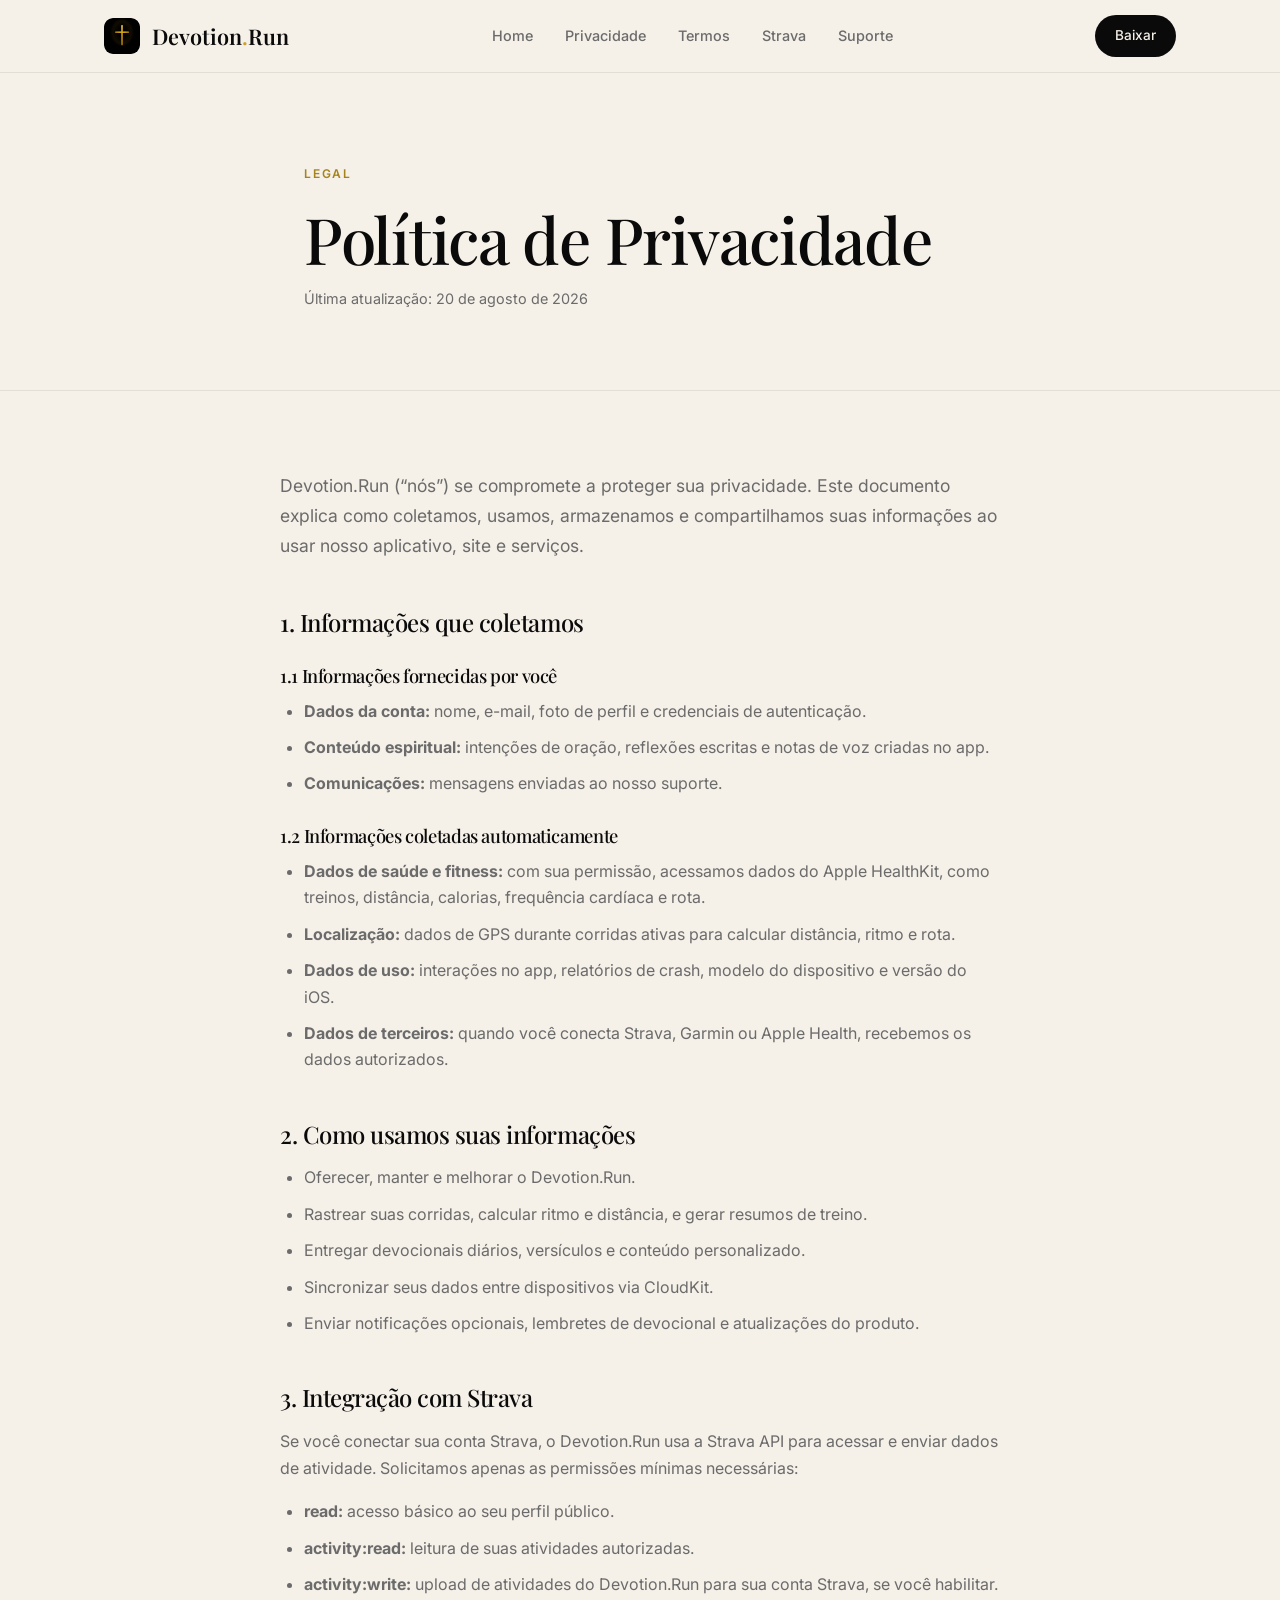
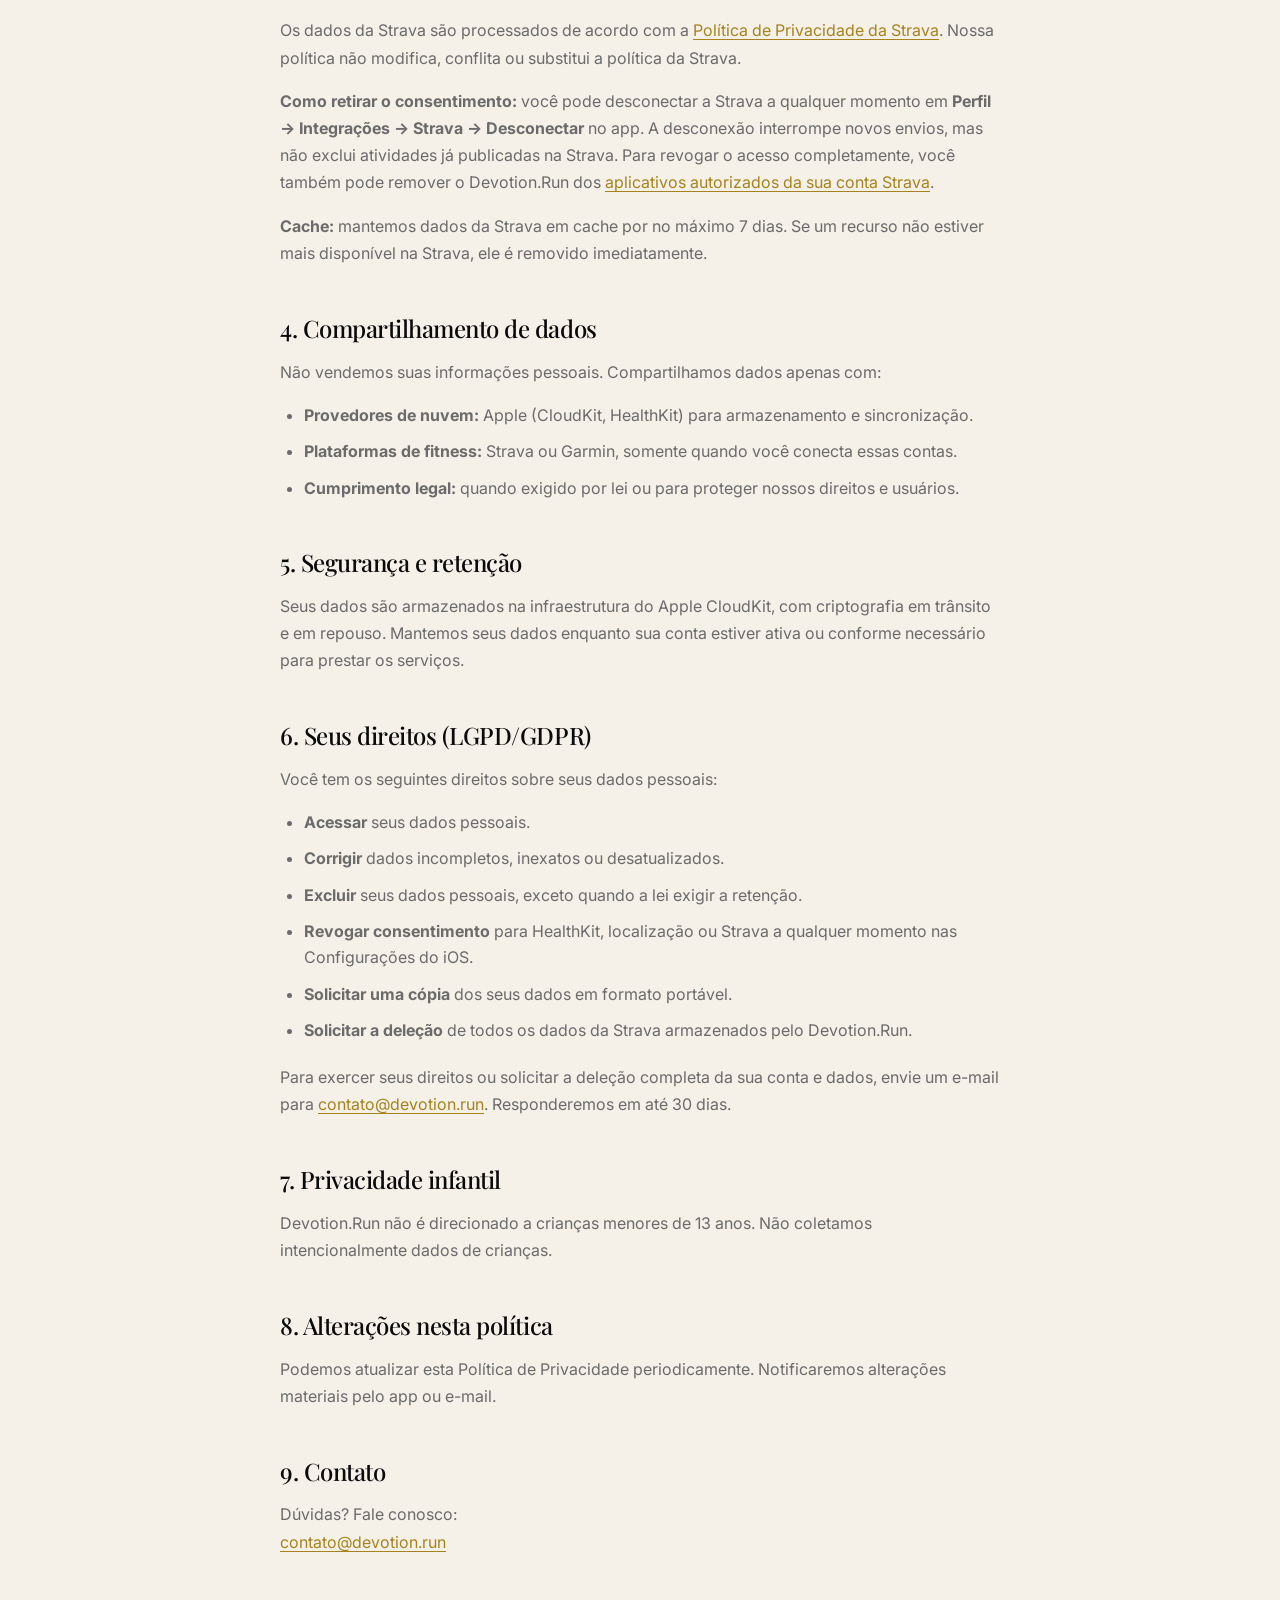
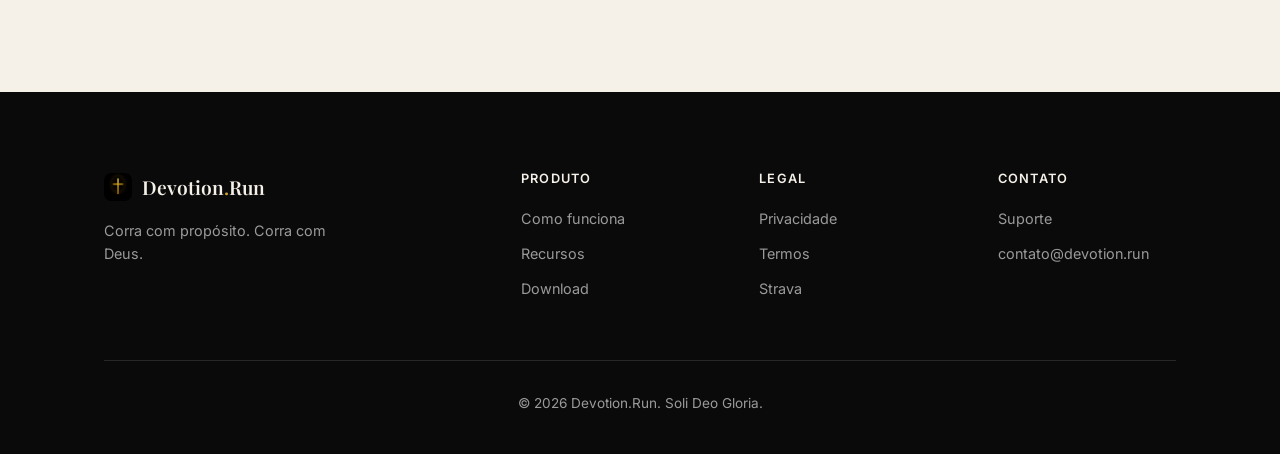
<file: privacy.html>
<!DOCTYPE html>
<html lang="pt-BR">

<head>
    <meta charset="UTF-8">
    <meta name="viewport" content="width=device-width, initial-scale=1.0">
    <title>Privacidade — Devotion.Run</title>
    <meta name="description" content="Política de Privacidade do Devotion.Run.">
    <link rel="preconnect" href="https://fonts.googleapis.com">
    <link rel="preconnect" href="https://fonts.gstatic.com" crossorigin>
    <link href="https://fonts.googleapis.com/css2?family=Inter:wght@400;500;600&family=Playfair+Display:ital,wght@0,400;0,500;0,600;0,700;1,400&display=swap" rel="stylesheet">
    <link rel="stylesheet" href="styles.css">
    <link rel="stylesheet" href="legal.css">
    <link rel="icon" type="image/png" href="images/app-icon.png">
</head>

<body>
    <nav class="navbar" id="navbar">
        <div class="container nav-container">
            <a href="/" class="nav-logo">
                <img src="images/app-icon.png" alt="Devotion.Run" class="nav-logo-icon">
                <span>Devotion<span class="logo-dot">.</span>Run</span>
            </a>
            <div class="nav-links" id="navLinks">
                <a href="/">Home</a>
                <a href="/privacy">Privacidade</a>
                <a href="/terms">Termos</a>
                <a href="/strava/">Strava</a>
                <a href="/support">Suporte</a>
            </div>
            <a href="/#download" class="btn-primary btn-small">Baixar</a>
            <button class="menu-toggle" id="menuToggle" aria-label="Menu">
                <span></span>
                <span></span>
            </button>
        </div>
    </nav>

    <section class="legal-hero">
        <div class="container">
            <span class="eyebrow">Legal</span>
            <h1>Política de Privacidade</h1>
            <p class="legal-updated">Última atualização: 20 de agosto de 2026</p>
        </div>
    </section>

    <section class="legal-content">
        <div class="container">
            <div class="legal-body">
                <p class="legal-intro">
                    Devotion.Run (“nós”) se compromete a proteger sua privacidade. Este documento explica como coletamos,
                    usamos, armazenamos e compartilhamos suas informações ao usar nosso aplicativo, site e serviços.
                </p>

                <h2>1. Informações que coletamos</h2>
                <h3>1.1 Informações fornecidas por você</h3>
                <ul>
                    <li><strong>Dados da conta:</strong> nome, e-mail, foto de perfil e credenciais de autenticação.</li>
                    <li><strong>Conteúdo espiritual:</strong> intenções de oração, reflexões escritas e notas de voz criadas no app.</li>
                    <li><strong>Comunicações:</strong> mensagens enviadas ao nosso suporte.</li>
                </ul>

                <h3>1.2 Informações coletadas automaticamente</h3>
                <ul>
                    <li><strong>Dados de saúde e fitness:</strong> com sua permissão, acessamos dados do Apple HealthKit, como treinos, distância, calorias, frequência cardíaca e rota.</li>
                    <li><strong>Localização:</strong> dados de GPS durante corridas ativas para calcular distância, ritmo e rota.</li>
                    <li><strong>Dados de uso:</strong> interações no app, relatórios de crash, modelo do dispositivo e versão do iOS.</li>
                    <li><strong>Dados de terceiros:</strong> quando você conecta Strava, Garmin ou Apple Health, recebemos os dados autorizados.</li>
                </ul>

                <h2>2. Como usamos suas informações</h2>
                <ul>
                    <li>Oferecer, manter e melhorar o Devotion.Run.</li>
                    <li>Rastrear suas corridas, calcular ritmo e distância, e gerar resumos de treino.</li>
                    <li>Entregar devocionais diários, versículos e conteúdo personalizado.</li>
                    <li>Sincronizar seus dados entre dispositivos via CloudKit.</li>
                    <li>Enviar notificações opcionais, lembretes de devocional e atualizações do produto.</li>
                </ul>

                <h2>3. Integração com Strava</h2>
                <p>
                    Se você conectar sua conta Strava, o Devotion.Run usa a Strava API para acessar e enviar dados de atividade.
                    Solicitamos apenas as permissões mínimas necessárias:
                </p>
                <ul>
                    <li><strong>read:</strong> acesso básico ao seu perfil público.</li>
                    <li><strong>activity:read:</strong> leitura de suas atividades autorizadas.</li>
                    <li><strong>activity:write:</strong> upload de atividades do Devotion.Run para sua conta Strava, se você habilitar.</li>
                </ul>
                <p>
                    Os dados da Strava são processados de acordo com a
                    <a href="https://www.strava.com/legal/privacy" target="_blank" rel="noopener noreferrer">Política de Privacidade da Strava</a>.
                    Nossa política não modifica, conflita ou substitui a política da Strava.
                </p>
                <p>
                    <strong>Como retirar o consentimento:</strong> você pode desconectar a Strava a qualquer momento em
                    <strong>Perfil → Integrações → Strava → Desconectar</strong> no app. A desconexão interrompe novos envios,
                    mas não exclui atividades já publicadas na Strava. Para revogar o acesso completamente, você também pode
                    remover o Devotion.Run dos <a href="https://www.strava.com/settings/apps" target="_blank" rel="noopener noreferrer">aplicativos autorizados da sua conta Strava</a>.
                </p>
                <p>
                    <strong>Cache:</strong> mantemos dados da Strava em cache por no máximo 7 dias. Se um recurso não estiver mais
                    disponível na Strava, ele é removido imediatamente.
                </p>

                <h2>4. Compartilhamento de dados</h2>
                <p>Não vendemos suas informações pessoais. Compartilhamos dados apenas com:</p>
                <ul>
                    <li><strong>Provedores de nuvem:</strong> Apple (CloudKit, HealthKit) para armazenamento e sincronização.</li>
                    <li><strong>Plataformas de fitness:</strong> Strava ou Garmin, somente quando você conecta essas contas.</li>
                    <li><strong>Cumprimento legal:</strong> quando exigido por lei ou para proteger nossos direitos e usuários.</li>
                </ul>

                <h2>5. Segurança e retenção</h2>
                <p>
                    Seus dados são armazenados na infraestrutura do Apple CloudKit, com criptografia em trânsito e em repouso.
                    Mantemos seus dados enquanto sua conta estiver ativa ou conforme necessário para prestar os serviços.
                </p>

                <h2>6. Seus direitos (LGPD/GDPR)</h2>
                <p>Você tem os seguintes direitos sobre seus dados pessoais:</p>
                <ul>
                    <li><strong>Acessar</strong> seus dados pessoais.</li>
                    <li><strong>Corrigir</strong> dados incompletos, inexatos ou desatualizados.</li>
                    <li><strong>Excluir</strong> seus dados pessoais, exceto quando a lei exigir a retenção.</li>
                    <li><strong>Revogar consentimento</strong> para HealthKit, localização ou Strava a qualquer momento nas Configurações do iOS.</li>
                    <li><strong>Solicitar uma cópia</strong> dos seus dados em formato portável.</li>
                    <li><strong>Solicitar a deleção</strong> de todos os dados da Strava armazenados pelo Devotion.Run.</li>
                </ul>
                <p>
                    Para exercer seus direitos ou solicitar a deleção completa da sua conta e dados, envie um e-mail para
                    <a href="mailto:contato@devotion.run">contato@devotion.run</a>. Responderemos em até 30 dias.
                </p>

                <h2>7. Privacidade infantil</h2>
                <p>
                    Devotion.Run não é direcionado a crianças menores de 13 anos. Não coletamos intencionalmente dados de crianças.
                </p>

                <h2>8. Alterações nesta política</h2>
                <p>
                    Podemos atualizar esta Política de Privacidade periodicamente. Notificaremos alterações materiais pelo app ou e-mail.
                </p>

                <h2>9. Contato</h2>
                <p>
                    Dúvidas? Fale conosco:<br>
                    <a href="mailto:contato@devotion.run">contato@devotion.run</a>
                </p>
            </div>
        </div>
    </section>

    <footer class="footer">
        <div class="container">
            <div class="footer-grid">
                <div class="footer-brand">
                    <a href="/" class="footer-logo">
                        <img src="images/app-icon.png" alt="Devotion.Run" class="footer-logo-icon">
                        <span>Devotion<span class="logo-dot">.</span>Run</span>
                    </a>
                    <p>Corra com propósito. Corra com Deus.</p>
                </div>
                <div class="footer-links">
                    <h4>Produto</h4>
                    <a href="/#como-funciona">Como funciona</a>
                    <a href="/#recursos">Recursos</a>
                    <a href="/#download">Download</a>
                </div>
                <div class="footer-links">
                    <h4>Legal</h4>
                    <a href="/privacy">Privacidade</a>
                    <a href="/terms">Termos</a>
                    <a href="/strava/">Strava</a>
                </div>
                <div class="footer-links">
                    <h4>Contato</h4>
                    <a href="/support">Suporte</a>
                    <a href="mailto:contato@devotion.run">contato@devotion.run</a>
                </div>
            </div>
            <div class="footer-bottom">
                <p>© 2026 Devotion.Run. Soli Deo Gloria.</p>
            </div>
        </div>
    </footer>

    <script src="script.js"></script>
</body>

</html>
</file>
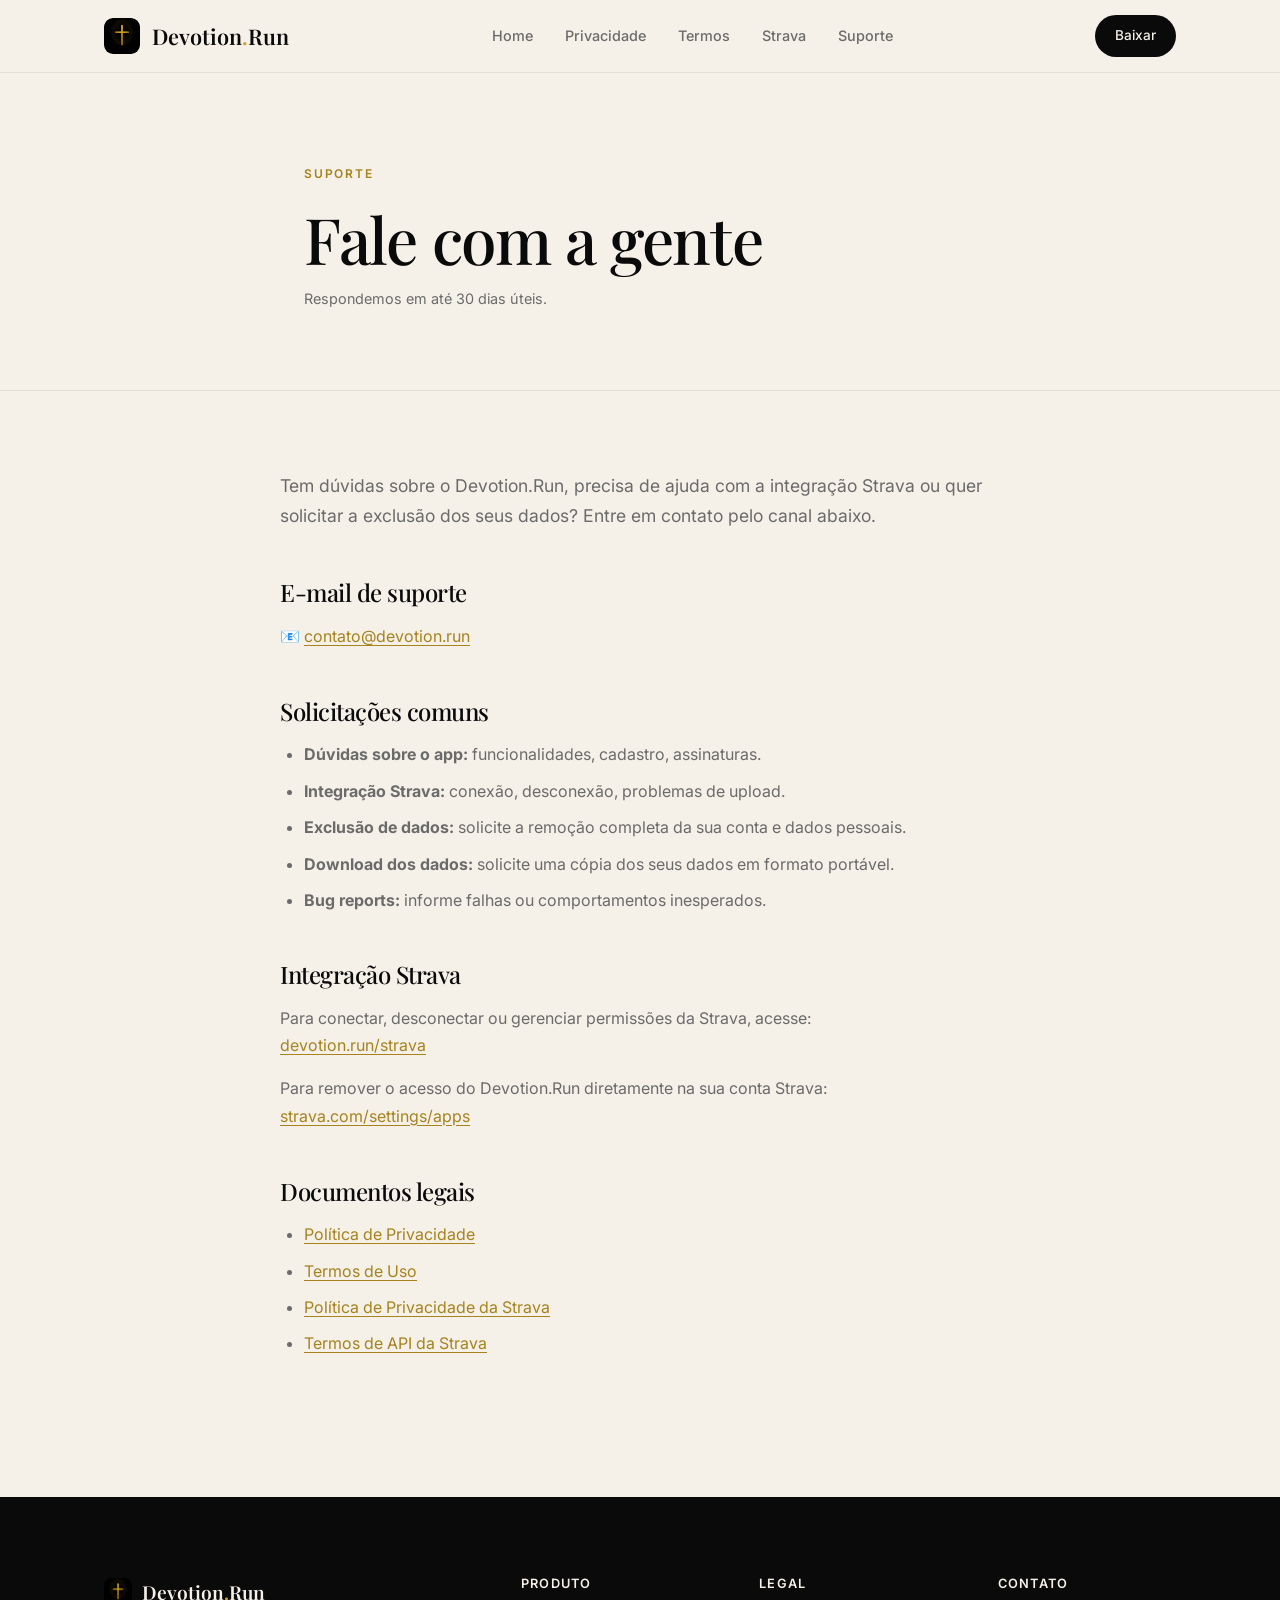
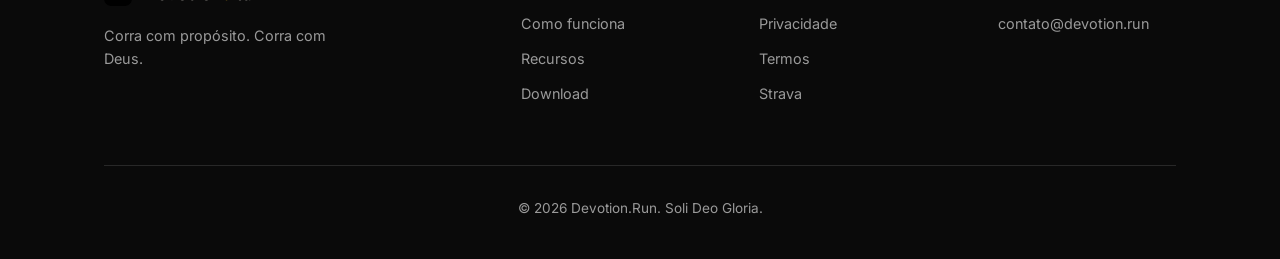
<file: support.html>
<!DOCTYPE html>
<html lang="pt-BR">

<head>
    <meta charset="UTF-8">
    <meta name="viewport" content="width=device-width, initial-scale=1.0">
    <title>Suporte — Devotion.Run</title>
    <meta name="description" content="Central de suporte do Devotion.Run. Entre em contato para dúvidas, feedback ou solicitações de dados.">
    <link rel="preconnect" href="https://fonts.googleapis.com">
    <link rel="preconnect" href="https://fonts.gstatic.com" crossorigin>
    <link href="https://fonts.googleapis.com/css2?family=Inter:wght@400;500;600&family=Playfair+Display:ital,wght@0,400;0,500;0,600;0,700;1,400&display=swap" rel="stylesheet">
    <link rel="stylesheet" href="styles.css">
    <link rel="stylesheet" href="legal.css">
    <link rel="icon" type="image/png" href="images/app-icon.png">
</head>

<body>
    <nav class="navbar" id="navbar">
        <div class="container nav-container">
            <a href="/" class="nav-logo">
                <img src="images/app-icon.png" alt="Devotion.Run" class="nav-logo-icon">
                <span>Devotion<span class="logo-dot">.</span>Run</span>
            </a>
            <div class="nav-links" id="navLinks">
                <a href="/">Home</a>
                <a href="/privacy">Privacidade</a>
                <a href="/terms">Termos</a>
                <a href="/strava/">Strava</a>
                <a href="/support">Suporte</a>
            </div>
            <a href="/#download" class="btn-primary btn-small">Baixar</a>
            <button class="menu-toggle" id="menuToggle" aria-label="Menu">
                <span></span>
                <span></span>
            </button>
        </div>
    </nav>

    <section class="legal-hero">
        <div class="container">
            <span class="eyebrow">Suporte</span>
            <h1>Fale com a gente</h1>
            <p class="legal-updated">Respondemos em até 30 dias úteis.</p>
        </div>
    </section>

    <section class="legal-content">
        <div class="container">
            <div class="legal-body">
                <p class="legal-intro">
                    Tem dúvidas sobre o Devotion.Run, precisa de ajuda com a integração Strava ou quer solicitar a exclusão dos seus dados?
                    Entre em contato pelo canal abaixo.
                </p>

                <h2>E-mail de suporte</h2>
                <p>
                    📧 <a href="mailto:contato@devotion.run">contato@devotion.run</a>
                </p>

                <h2>Solicitações comuns</h2>
                <ul>
                    <li><strong>Dúvidas sobre o app:</strong> funcionalidades, cadastro, assinaturas.</li>
                    <li><strong>Integração Strava:</strong> conexão, desconexão, problemas de upload.</li>
                    <li><strong>Exclusão de dados:</strong> solicite a remoção completa da sua conta e dados pessoais.</li>
                    <li><strong>Download dos dados:</strong> solicite uma cópia dos seus dados em formato portável.</li>
                    <li><strong>Bug reports:</strong> informe falhas ou comportamentos inesperados.</li>
                </ul>

                <h2>Integração Strava</h2>
                <p>
                    Para conectar, desconectar ou gerenciar permissões da Strava, acesse:<br>
                    <a href="/strava/">devotion.run/strava</a>
                </p>
                <p>
                    Para remover o acesso do Devotion.Run diretamente na sua conta Strava:<br>
                    <a href="https://www.strava.com/settings/apps" target="_blank" rel="noopener noreferrer">strava.com/settings/apps</a>
                </p>

                <h2>Documentos legais</h2>
                <ul>
                    <li><a href="/privacy">Política de Privacidade</a></li>
                    <li><a href="/terms">Termos de Uso</a></li>
                    <li><a href="https://www.strava.com/legal/privacy" target="_blank" rel="noopener noreferrer">Política de Privacidade da Strava</a></li>
                    <li><a href="https://www.strava.com/legal/api" target="_blank" rel="noopener noreferrer">Termos de API da Strava</a></li>
                </ul>
            </div>
        </div>
    </section>

    <footer class="footer">
        <div class="container">
            <div class="footer-grid">
                <div class="footer-brand">
                    <a href="/" class="footer-logo">
                        <img src="images/app-icon.png" alt="Devotion.Run" class="footer-logo-icon">
                        <span>Devotion<span class="logo-dot">.</span>Run</span>
                    </a>
                    <p>Corra com propósito. Corra com Deus.</p>
                </div>
                <div class="footer-links">
                    <h4>Produto</h4>
                    <a href="/#como-funciona">Como funciona</a>
                    <a href="/#recursos">Recursos</a>
                    <a href="/#download">Download</a>
                </div>
                <div class="footer-links">
                    <h4>Legal</h4>
                    <a href="/privacy">Privacidade</a>
                    <a href="/terms">Termos</a>
                    <a href="/strava/">Strava</a>
                </div>
                <div class="footer-links">
                    <h4>Contato</h4>
                    <a href="mailto:contato@devotion.run">contato@devotion.run</a>
                </div>
            </div>
            <div class="footer-bottom">
                <p>© 2026 Devotion.Run. Soli Deo Gloria.</p>
            </div>
        </div>
    </footer>

    <script src="script.js"></script>
</body>

</html>
</file>
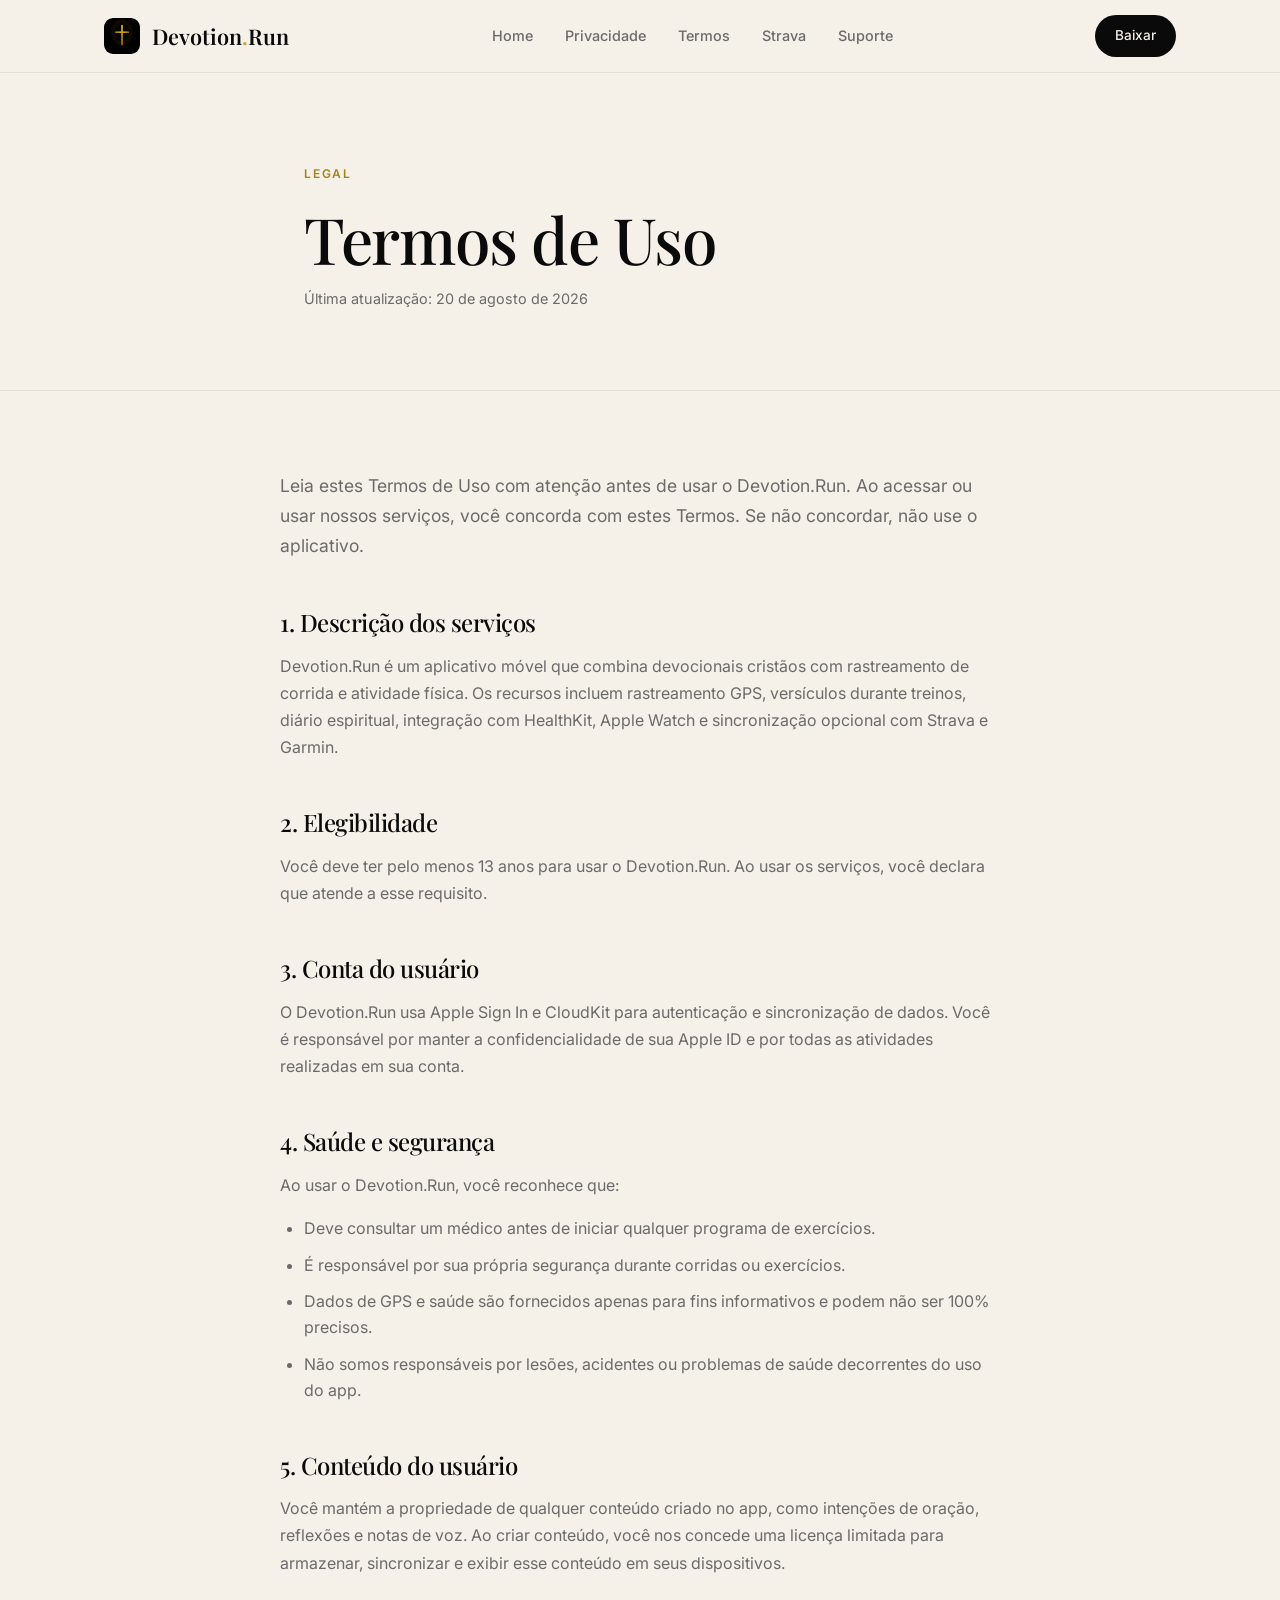
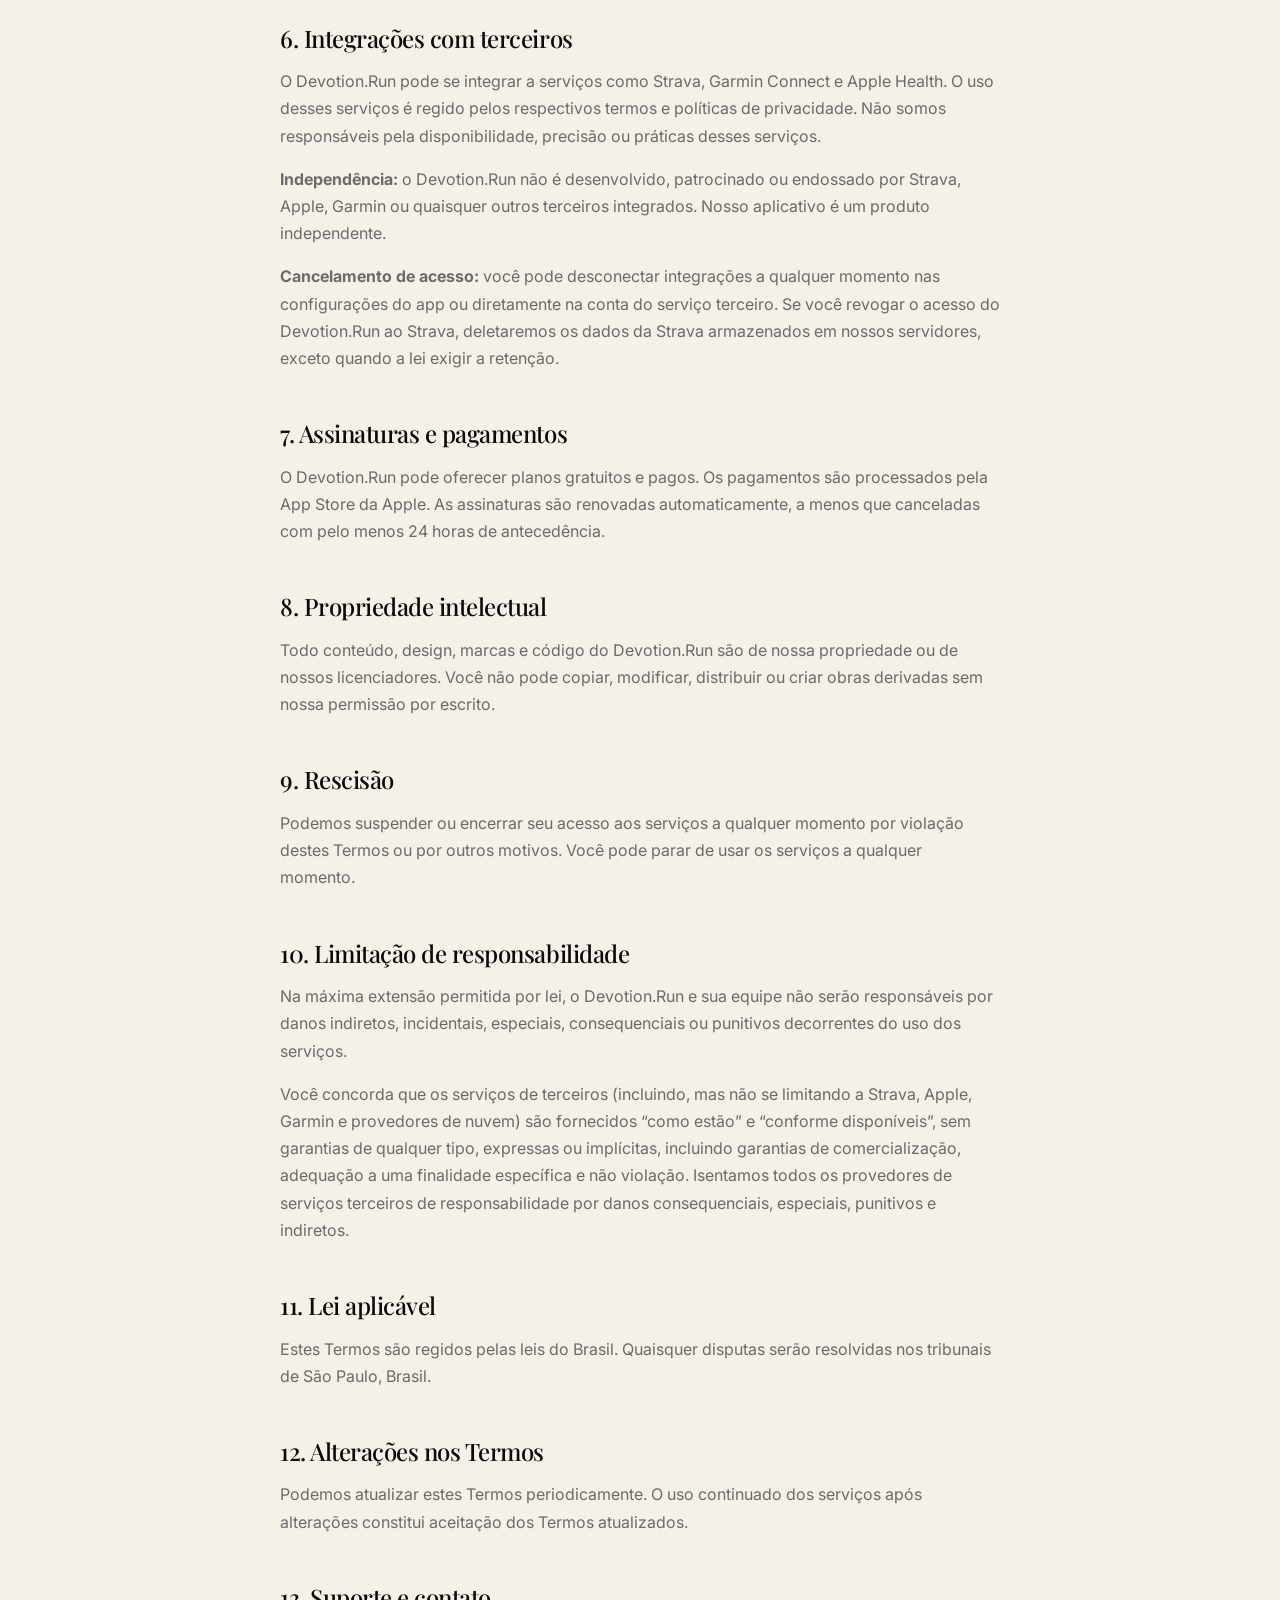
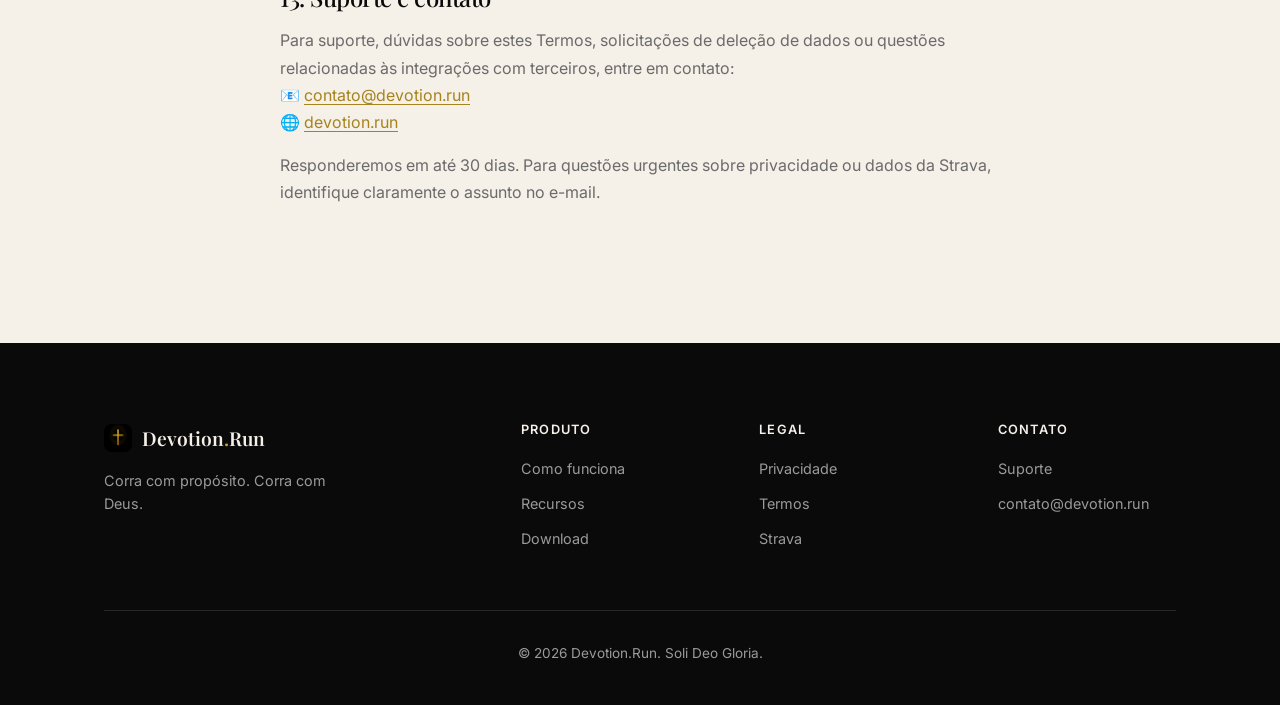
<file: terms.html>
<!DOCTYPE html>
<html lang="pt-BR">

<head>
    <meta charset="UTF-8">
    <meta name="viewport" content="width=device-width, initial-scale=1.0">
    <title>Termos de Uso — Devotion.Run</title>
    <meta name="description" content="Termos de Uso do Devotion.Run.">
    <link rel="preconnect" href="https://fonts.googleapis.com">
    <link rel="preconnect" href="https://fonts.gstatic.com" crossorigin>
    <link href="https://fonts.googleapis.com/css2?family=Inter:wght@400;500;600&family=Playfair+Display:ital,wght@0,400;0,500;0,600;0,700;1,400&display=swap" rel="stylesheet">
    <link rel="stylesheet" href="styles.css">
    <link rel="stylesheet" href="legal.css">
    <link rel="icon" type="image/png" href="images/app-icon.png">
</head>

<body>
    <nav class="navbar" id="navbar">
        <div class="container nav-container">
            <a href="/" class="nav-logo">
                <img src="images/app-icon.png" alt="Devotion.Run" class="nav-logo-icon">
                <span>Devotion<span class="logo-dot">.</span>Run</span>
            </a>
            <div class="nav-links" id="navLinks">
                <a href="/">Home</a>
                <a href="/privacy">Privacidade</a>
                <a href="/terms">Termos</a>
                <a href="/strava/">Strava</a>
                <a href="/support">Suporte</a>
            </div>
            <a href="/#download" class="btn-primary btn-small">Baixar</a>
            <button class="menu-toggle" id="menuToggle" aria-label="Menu">
                <span></span>
                <span></span>
            </button>
        </div>
    </nav>

    <section class="legal-hero">
        <div class="container">
            <span class="eyebrow">Legal</span>
            <h1>Termos de Uso</h1>
            <p class="legal-updated">Última atualização: 20 de agosto de 2026</p>
        </div>
    </section>

    <section class="legal-content">
        <div class="container">
            <div class="legal-body">
                <p class="legal-intro">
                    Leia estes Termos de Uso com atenção antes de usar o Devotion.Run. Ao acessar ou usar nossos serviços,
                    você concorda com estes Termos. Se não concordar, não use o aplicativo.
                </p>

                <h2>1. Descrição dos serviços</h2>
                <p>
                    Devotion.Run é um aplicativo móvel que combina devocionais cristãos com rastreamento de corrida e atividade física.
                    Os recursos incluem rastreamento GPS, versículos durante treinos, diário espiritual, integração com HealthKit,
                    Apple Watch e sincronização opcional com Strava e Garmin.
                </p>

                <h2>2. Elegibilidade</h2>
                <p>
                    Você deve ter pelo menos 13 anos para usar o Devotion.Run. Ao usar os serviços, você declara que atende a esse requisito.
                </p>

                <h2>3. Conta do usuário</h2>
                <p>
                    O Devotion.Run usa Apple Sign In e CloudKit para autenticação e sincronização de dados. Você é responsável
                    por manter a confidencialidade de sua Apple ID e por todas as atividades realizadas em sua conta.
                </p>

                <h2>4. Saúde e segurança</h2>
                <p>Ao usar o Devotion.Run, você reconhece que:</p>
                <ul>
                    <li>Deve consultar um médico antes de iniciar qualquer programa de exercícios.</li>
                    <li>É responsável por sua própria segurança durante corridas ou exercícios.</li>
                    <li>Dados de GPS e saúde são fornecidos apenas para fins informativos e podem não ser 100% precisos.</li>
                    <li>Não somos responsáveis por lesões, acidentes ou problemas de saúde decorrentes do uso do app.</li>
                </ul>

                <h2>5. Conteúdo do usuário</h2>
                <p>
                    Você mantém a propriedade de qualquer conteúdo criado no app, como intenções de oração, reflexões e notas de voz.
                    Ao criar conteúdo, você nos concede uma licença limitada para armazenar, sincronizar e exibir esse conteúdo em seus dispositivos.
                </p>

                <h2>6. Integrações com terceiros</h2>
                <p>
                    O Devotion.Run pode se integrar a serviços como Strava, Garmin Connect e Apple Health. O uso desses serviços
                    é regido pelos respectivos termos e políticas de privacidade. Não somos responsáveis pela disponibilidade,
                    precisão ou práticas desses serviços.
                </p>
                <p>
                    <strong>Independência:</strong> o Devotion.Run não é desenvolvido, patrocinado ou endossado por Strava, Apple,
                    Garmin ou quaisquer outros terceiros integrados. Nosso aplicativo é um produto independente.
                </p>
                <p>
                    <strong>Cancelamento de acesso:</strong> você pode desconectar integrações a qualquer momento nas configurações
                    do app ou diretamente na conta do serviço terceiro. Se você revogar o acesso do Devotion.Run ao Strava,
                    deletaremos os dados da Strava armazenados em nossos servidores, exceto quando a lei exigir a retenção.
                </p>

                <h2>7. Assinaturas e pagamentos</h2>
                <p>
                    O Devotion.Run pode oferecer planos gratuitos e pagos. Os pagamentos são processados pela App Store da Apple.
                    As assinaturas são renovadas automaticamente, a menos que canceladas com pelo menos 24 horas de antecedência.
                </p>

                <h2>8. Propriedade intelectual</h2>
                <p>
                    Todo conteúdo, design, marcas e código do Devotion.Run são de nossa propriedade ou de nossos licenciadores.
                    Você não pode copiar, modificar, distribuir ou criar obras derivadas sem nossa permissão por escrito.
                </p>

                <h2>9. Rescisão</h2>
                <p>
                    Podemos suspender ou encerrar seu acesso aos serviços a qualquer momento por violação destes Termos ou por outros motivos.
                    Você pode parar de usar os serviços a qualquer momento.
                </p>

                <h2>10. Limitação de responsabilidade</h2>
                <p>
                    Na máxima extensão permitida por lei, o Devotion.Run e sua equipe não serão responsáveis por danos indiretos,
                    incidentais, especiais, consequenciais ou punitivos decorrentes do uso dos serviços.
                </p>
                <p>
                    Você concorda que os serviços de terceiros (incluindo, mas não se limitando a Strava, Apple, Garmin e provedores
                    de nuvem) são fornecidos “como estão” e “conforme disponíveis”, sem garantias de qualquer tipo, expressas ou
                    implícitas, incluindo garantias de comercialização, adequação a uma finalidade específica e não violação.
                    Isentamos todos os provedores de serviços terceiros de responsabilidade por danos consequenciais, especiais,
                    punitivos e indiretos.
                </p>

                <h2>11. Lei aplicável</h2>
                <p>
                    Estes Termos são regidos pelas leis do Brasil. Quaisquer disputas serão resolvidas nos tribunais de São Paulo, Brasil.
                </p>

                <h2>12. Alterações nos Termos</h2>
                <p>
                    Podemos atualizar estes Termos periodicamente. O uso continuado dos serviços após alterações constitui aceitação dos Termos atualizados.
                </p>

                <h2>13. Suporte e contato</h2>
                <p>
                    Para suporte, dúvidas sobre estes Termos, solicitações de deleção de dados ou questões relacionadas às
                    integrações com terceiros, entre em contato:<br>
                    📧 <a href="mailto:contato@devotion.run">contato@devotion.run</a><br>
                    🌐 <a href="https://devotion.run">devotion.run</a>
                </p>
                <p>
                    Responderemos em até 30 dias. Para questões urgentes sobre privacidade ou dados da Strava, identifique
                    claramente o assunto no e-mail.
                </p>
            </div>
        </div>
    </section>

    <footer class="footer">
        <div class="container">
            <div class="footer-grid">
                <div class="footer-brand">
                    <a href="/" class="footer-logo">
                        <img src="images/app-icon.png" alt="Devotion.Run" class="footer-logo-icon">
                        <span>Devotion<span class="logo-dot">.</span>Run</span>
                    </a>
                    <p>Corra com propósito. Corra com Deus.</p>
                </div>
                <div class="footer-links">
                    <h4>Produto</h4>
                    <a href="/#como-funciona">Como funciona</a>
                    <a href="/#recursos">Recursos</a>
                    <a href="/#download">Download</a>
                </div>
                <div class="footer-links">
                    <h4>Legal</h4>
                    <a href="/privacy">Privacidade</a>
                    <a href="/terms">Termos</a>
                    <a href="/strava/">Strava</a>
                </div>
                <div class="footer-links">
                    <h4>Contato</h4>
                    <a href="/support">Suporte</a>
                    <a href="mailto:contato@devotion.run">contato@devotion.run</a>
                </div>
            </div>
            <div class="footer-bottom">
                <p>© 2026 Devotion.Run. Soli Deo Gloria.</p>
            </div>
        </div>
    </footer>

    <script src="script.js"></script>
</body>

</html>
</file>
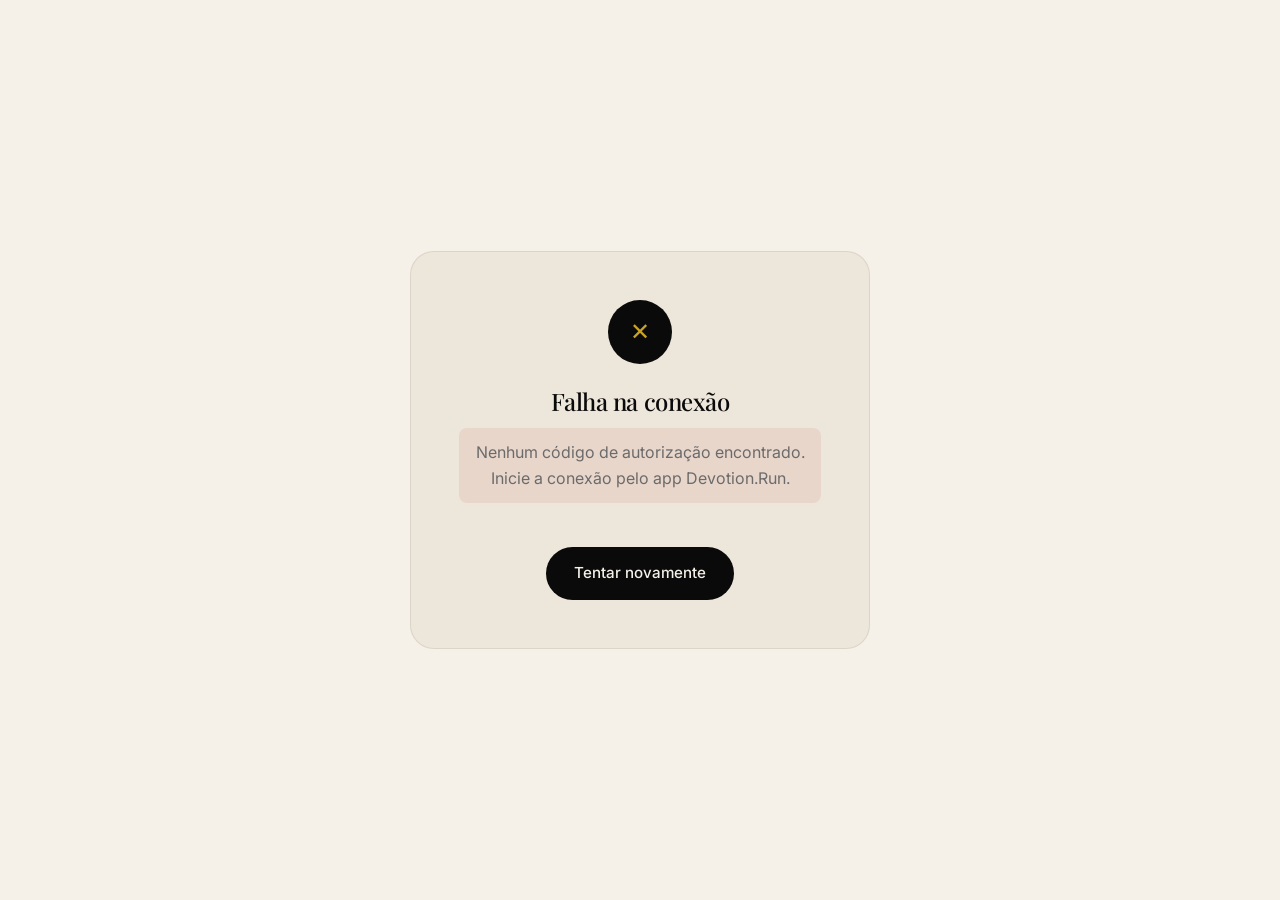
<file: strava/callback.html>
<!DOCTYPE html>
<html lang="pt-BR">

<head>
    <meta charset="UTF-8">
    <meta name="viewport" content="width=device-width, initial-scale=1.0">
    <title>Conectando Strava — Devotion.Run</title>
    <meta name="description" content="Callback OAuth da Strava para o Devotion.Run.">
    <meta name="robots" content="noindex, nofollow">
    <link rel="preconnect" href="https://fonts.googleapis.com">
    <link rel="preconnect" href="https://fonts.gstatic.com" crossorigin>
    <link href="https://fonts.googleapis.com/css2?family=Inter:wght@400;500;600&family=Playfair+Display:ital,wght@0,400;0,500;0,600;0,700;1,400&display=swap" rel="stylesheet">
    <link rel="stylesheet" href="../styles.css">
    <link rel="stylesheet" href="../legal.css">
    <link rel="icon" type="image/png" href="../images/app-icon.png">
</head>

<body>
    <div class="callback-page">
        <div class="callback-card" id="callbackCard">
            <div class="callback-icon" id="callbackIcon">🏃</div>
            <h1 id="callbackTitle">Conectando Strava...</h1>
            <p id="callbackMessage">Aguarde enquanto finalizamos a conexão.</p>
            <div class="callback-spinner" id="callbackSpinner"></div>
        </div>
    </div>

    <script>
        (function () {
            const params = new URLSearchParams(window.location.search);
            const code = params.get('code');
            const error = params.get('error');
            const state = params.get('state');

            const icon = document.getElementById('callbackIcon');
            const title = document.getElementById('callbackTitle');
            const message = document.getElementById('callbackMessage');
            const spinner = document.getElementById('callbackSpinner');

            const deepLinkParams = new URLSearchParams();
            if (code) deepLinkParams.set('code', code);
            if (error) deepLinkParams.set('error', error);
            if (state) deepLinkParams.set('state', state);

            const appDeepLink = 'devotionrun://strava/callback?' + deepLinkParams.toString();

            function showSuccess(text) {
                spinner.style.display = 'none';
                icon.textContent = '✓';
                title.textContent = 'Strava conectada';
                message.innerHTML = text;
                message.className = 'callback-success';
            }

            function showError(text) {
                spinner.style.display = 'none';
                icon.textContent = '✕';
                title.textContent = 'Falha na conexão';
                message.innerHTML = text;
                message.className = 'callback-error';

                const retryBtn = document.createElement('a');
                retryBtn.href = '/strava/';
                retryBtn.className = 'btn-primary';
                retryBtn.textContent = 'Tentar novamente';
                retryBtn.style.marginTop = '20px';
                document.getElementById('callbackCard').appendChild(retryBtn);
            }

            if (code) {
                window.location.href = appDeepLink;
                setTimeout(() => {
                    showSuccess(
                        'Código de autorização recebido. Se o app Devotion.Run não abrir automaticamente, ' +
                        '<a href="' + appDeepLink + '">toque aqui</a>.'
                    );
                }, 2500);
            } else if (error) {
                showError(
                    'A Strava retornou um erro: <strong>' + escapeHtml(error) + '</strong>. ' +
                    'Por favor, tente conectar novamente pelo app.'
                );
            } else {
                showError(
                    'Nenhum código de autorização encontrado. Inicie a conexão pelo app Devotion.Run.'
                );
            }

            function escapeHtml(text) {
                const div = document.createElement('div');
                div.textContent = text;
                return div.innerHTML;
            }
        })();
    </script>
</body>

</html>
</file>
<file: styles.css>
/* ============================================
   Devotion.Run — Startup Landing Page
   Clean, serious, product-first.
   ============================================ */

:root {
    /* Colors from the app */
    --cream: #F5F0E8;
    --cream-dark: #EDE6DA;
    --black: #0A0A0A;
    --black-soft: #141414;
    --gold: #C9A227;
    --gold-dark: #A6831D;
    --gray: #6B6B6B;
    --gray-light: #9A9A9A;
    --border: rgba(10, 10, 10, 0.08);
    --border-light: rgba(255, 255, 255, 0.12);

    /* Typography */
    --font-serif: 'Playfair Display', Georgia, serif;
    --font-sans: 'Inter', -apple-system, BlinkMacSystemFont, sans-serif;

    /* Spacing */
    --section-padding: clamp(80px, 10vw, 140px);
    --container-max: 1200px;

    /* Transitions */
    --ease: cubic-bezier(0.25, 0.1, 0.25, 1);
    --transition: 250ms var(--ease);
}

/* --- Reset & Base --- */
*,
*::before,
*::after {
    margin: 0;
    padding: 0;
    box-sizing: border-box;
}

html {
    scroll-behavior: smooth;
    -webkit-font-smoothing: antialiased;
    -moz-osx-font-smoothing: grayscale;
}

body {
    font-family: var(--font-sans);
    background-color: var(--cream);
    color: var(--black);
    line-height: 1.6;
    font-size: 16px;
}

img {
    max-width: 100%;
    height: auto;
    display: block;
}

a {
    color: inherit;
    text-decoration: none;
}

button {
    border: none;
    background: none;
    font-family: inherit;
    cursor: pointer;
}

/* --- Container --- */
.container {
    max-width: var(--container-max);
    margin: 0 auto;
    padding: 0 clamp(24px, 5vw, 80px);
}

.container.narrow {
    max-width: 900px;
}

/* --- Typography --- */
h1, h2, h3, h4 {
    font-family: var(--font-serif);
    font-weight: 500;
    line-height: 1.15;
    letter-spacing: -0.02em;
}

h1 {
    font-size: clamp(2.2rem, 5vw, 4rem);
}

h2 {
    font-size: clamp(1.7rem, 3.2vw, 2.6rem);
}

h3 {
    font-size: 1.35rem;
}

p {
    color: var(--gray);
}

.eyebrow {
    font-family: var(--font-sans);
    font-size: 0.75rem;
    font-weight: 600;
    letter-spacing: 0.15em;
    text-transform: uppercase;
    color: var(--gold-dark);
    margin-bottom: 20px;
}

.logo-dot {
    color: var(--gold);
}

/* --- Buttons --- */
.btn-primary,
.btn-secondary,
.btn-text {
    display: inline-flex;
    align-items: center;
    gap: 10px;
    font-family: var(--font-sans);
    font-weight: 500;
    font-size: 0.95rem;
    transition: all var(--transition);
}

.btn-primary {
    background-color: var(--black);
    color: var(--cream);
    padding: 14px 28px;
    border-radius: 100px;
}

.btn-primary:hover {
    background-color: var(--black-soft);
    transform: translateY(-1px);
}

.btn-primary svg {
    width: 16px;
    height: 16px;
}

.btn-secondary {
    border: 1px solid var(--border);
    padding: 12px 24px;
    border-radius: 100px;
    color: var(--black);
}

.btn-secondary:hover {
    border-color: var(--black);
}

.btn-text {
    color: var(--black);
    padding: 8px 0;
    border-bottom: 1px solid transparent;
}

.btn-text:hover {
    border-bottom-color: var(--black);
}

.btn-small {
    padding: 10px 20px;
    font-size: 0.85rem;
}

.btn-large {
    padding: 16px 32px;
    font-size: 1rem;
}

/* --- Navigation --- */
.navbar {
    position: fixed;
    top: 0;
    left: 0;
    right: 0;
    z-index: 1000;
    background: rgba(245, 240, 232, 0.85);
    backdrop-filter: blur(20px);
    -webkit-backdrop-filter: blur(20px);
    border-bottom: 1px solid var(--border);
}

.nav-container {
    display: flex;
    align-items: center;
    justify-content: space-between;
    height: 72px;
}

.nav-logo {
    display: flex;
    align-items: center;
    gap: 12px;
    font-family: var(--font-serif);
    font-size: 1.35rem;
    font-weight: 600;
}

.nav-logo-icon {
    width: 36px;
    height: 36px;
    border-radius: 9px;
}

.nav-links {
    display: flex;
    align-items: center;
    gap: 32px;
}

.nav-links a {
    font-size: 0.9rem;
    font-weight: 500;
    color: var(--gray);
    transition: color var(--transition);
}

.nav-links a:hover {
    color: var(--black);
}

.menu-toggle {
    display: none;
    flex-direction: column;
    gap: 6px;
    padding: 8px;
}

.menu-toggle span {
    display: block;
    width: 24px;
    height: 2px;
    background: var(--black);
    transition: all var(--transition);
}

/* --- Hero --- */
.hero {
    padding: 140px 0 90px;
    min-height: auto;
    display: flex;
    align-items: center;
}

.hero-grid {
    display: grid;
    grid-template-columns: 1fr 1fr;
    gap: 60px;
    align-items: center;
}

.hero-content {
    max-width: 580px;
    order: 1;
}

.hero-content .eyebrow {
    max-width: 400px;
}

.hero-lead {
    font-size: clamp(1.05rem, 1.5vw, 1.25rem);
    color: var(--gray);
    margin: 24px 0 32px;
    line-height: 1.7;
}

.hero-actions {
    display: flex;
    align-items: center;
    gap: 24px;
    margin-bottom: 40px;
    flex-wrap: wrap;
}

.hero-trust {
    display: flex;
    align-items: center;
    gap: 20px;
    padding-top: 28px;
    border-top: 1px solid var(--border);
}

.trust-item {
    display: flex;
    flex-direction: column;
}

.trust-number {
    font-family: var(--font-serif);
    font-size: 1.75rem;
    font-weight: 600;
    color: var(--black);
    line-height: 1;
}

.trust-label {
    font-size: 0.8rem;
    color: var(--gray);
    text-transform: lowercase;
    margin-top: 4px;
}

.trust-divider {
    width: 1px;
    height: 32px;
    background: var(--border);
}

.hero-visual {
    display: flex;
    justify-content: center;
    order: 2;
}

/* --- Phone Mockup --- */
.phone-mockup {
    position: relative;
    width: 260px;
    border-radius: 40px;
    overflow: hidden;
    background: var(--black);
    box-shadow:
        0 0 0 1px rgba(0, 0, 0, 0.05),
        0 30px 80px rgba(0, 0, 0, 0.15),
        0 60px 120px rgba(0, 0, 0, 0.08);
}

.phone-mockup::before {
    content: '';
    position: absolute;
    top: 0;
    left: 50%;
    transform: translateX(-50%);
    width: 110px;
    height: 26px;
    background: var(--black);
    border-bottom-left-radius: 14px;
    border-bottom-right-radius: 14px;
    z-index: 2;
}

.phone-mockup img {
    width: 100%;
    display: block;
}

.hero-phone {
    width: 260px;
}

/* --- Manifesto --- */
.manifesto {
    padding: var(--section-padding);
    background: var(--black);
    text-align: center;
}

.manifesto-text {
    font-family: var(--font-serif);
    font-size: clamp(1.25rem, 2.4vw, 1.9rem);
    color: var(--cream);
    line-height: 1.55;
    font-style: italic;
}

/* --- Sections --- */
.section {
    padding: var(--section-padding);
}

.section-dark {
    background: var(--black);
}

.section-dark h2,
.section-dark h3 {
    color: var(--cream);
}

.section-dark p {
    color: var(--gray-light);
}

.section-header {
    max-width: 640px;
    margin-bottom: 56px;
}

.section-header h2 {
    margin-top: 16px;
}

/* --- Steps --- */
.steps-grid {
    display: grid;
    grid-template-columns: repeat(3, 1fr);
    gap: 32px;
}

.step-card {
    display: flex;
    flex-direction: column;
}

.step-number {
    font-family: var(--font-serif);
    font-size: 0.85rem;
    color: var(--gold-dark);
    margin-bottom: 12px;
}

.step-card h3 {
    margin-bottom: 10px;
}

.step-card p {
    font-size: 0.92rem;
    line-height: 1.65;
    margin-bottom: 24px;
}

.step-image {
    margin-top: auto;
    border-radius: 24px;
    overflow: hidden;
    box-shadow: 0 16px 50px rgba(0, 0, 0, 0.1);
    max-width: 280px;
    margin-left: auto;
    margin-right: auto;
    width: 100%;
}

.step-image img {
    width: 100%;
    display: block;
}

/* --- Features --- */
.features-grid {
    display: grid;
    grid-template-columns: repeat(3, 1fr);
    gap: 48px 40px;
}

.feature-item {
    max-width: 320px;
}

.feature-icon {
    width: 44px;
    height: 44px;
    border: 1px solid var(--border-light);
    border-radius: 12px;
    display: flex;
    align-items: center;
    justify-content: center;
    color: var(--gold);
    margin-bottom: 20px;
}

.feature-item h3 {
    margin-bottom: 10px;
    font-size: 1.15rem;
}

.feature-item p {
    font-size: 0.92rem;
    line-height: 1.65;
}

/* --- Integration --- */
.integration-block {
    display: grid;
    grid-template-columns: 1fr 1fr;
    gap: 80px;
    align-items: center;
}

.integration-content {
    max-width: 480px;
}

.integration-content h2 {
    margin-top: 16px;
    margin-bottom: 20px;
}

.integration-content > p {
    font-size: 1.05rem;
    line-height: 1.7;
    margin-bottom: 28px;
}

.integration-list {
    list-style: none;
    margin-bottom: 36px;
}

.integration-list li {
    position: relative;
    padding-left: 24px;
    margin-bottom: 12px;
    color: var(--gray);
}

.integration-list li::before {
    content: '—';
    position: absolute;
    left: 0;
    color: var(--gold-dark);
}

.integration-list code {
    font-family: 'SF Mono', monospace;
    font-size: 0.85em;
    background: rgba(201, 162, 39, 0.1);
    color: var(--gold-dark);
    padding: 2px 6px;
    border-radius: 4px;
}

.integration-visual {
    display: flex;
    justify-content: center;
}

/* --- CTA --- */
.section-cta {
    padding: var(--section-padding);
    background: var(--cream-dark);
}

.cta-block {
    text-align: center;
    max-width: 640px;
    margin: 0 auto;
}

.cta-block h2 {
    margin-bottom: 16px;
}

.cta-lead {
    font-size: 1.05rem;
    margin-bottom: 28px;
}

.cta-note {
    font-size: 0.85rem;
    color: var(--gray);
    margin-top: 16px;
}

.waitlist-form {
    display: flex;
    gap: 12px;
    max-width: 440px;
    margin: 40px auto 0;
}

.waitlist-form input {
    flex: 1;
    padding: 14px 20px;
    border: 1px solid var(--border);
    border-radius: 100px;
    background: var(--cream);
    color: var(--black);
    font-family: inherit;
    font-size: 0.95rem;
    outline: none;
    transition: border-color var(--transition);
}

.waitlist-form input:focus {
    border-color: var(--black);
}

.waitlist-form input::placeholder {
    color: var(--gray-light);
}

.waitlist-form button {
    padding: 14px 24px;
    background: var(--black);
    color: var(--cream);
    border-radius: 100px;
    font-weight: 500;
    font-size: 0.9rem;
    cursor: pointer;
    transition: background var(--transition);
}

.waitlist-form button:hover {
    background: var(--black-soft);
}

/* --- Footer --- */
.footer {
    padding: 80px 0 40px;
    background: var(--black);
    color: var(--cream);
}

.footer-grid {
    display: grid;
    grid-template-columns: 2fr 1fr 1fr 1fr;
    gap: 60px;
    padding-bottom: 60px;
    border-bottom: 1px solid var(--border-light);
}

.footer-logo {
    display: flex;
    align-items: center;
    gap: 10px;
    font-family: var(--font-serif);
    font-size: 1.2rem;
    font-weight: 600;
    margin-bottom: 16px;
}

.footer-logo-icon {
    width: 28px;
    height: 28px;
    border-radius: 7px;
}

.footer-brand p {
    color: var(--gray-light);
    font-size: 0.9rem;
    max-width: 260px;
}

.footer-links {
    display: flex;
    flex-direction: column;
    gap: 12px;
}

.footer-links h4 {
    font-family: var(--font-sans);
    font-size: 0.8rem;
    font-weight: 600;
    text-transform: uppercase;
    letter-spacing: 0.1em;
    color: var(--cream);
    margin-bottom: 8px;
}

.footer-links a {
    font-size: 0.9rem;
    color: var(--gray-light);
    transition: color var(--transition);
}

.footer-links a:hover {
    color: var(--cream);
}

.footer-bottom {
    padding-top: 32px;
    text-align: center;
}

.footer-bottom p {
    font-size: 0.85rem;
    color: var(--gray-light);
}

/* --- Responsive --- */
@media (max-width: 1023px) {
    .hero {
        padding: 120px 0 70px;
    }

    .hero-grid {
        grid-template-columns: 1fr;
        text-align: center;
        gap: 40px;
    }

    .hero-content {
        max-width: 580px;
        margin: 0 auto;
        order: 1;
    }

    .hero-content .eyebrow {
        margin-left: auto;
        margin-right: auto;
    }

    .hero-actions {
        justify-content: center;
    }

    .hero-trust {
        justify-content: center;
    }

    .hero-visual {
        order: 0;
    }

    .phone-mockup {
        width: 220px;
    }

    .hero-phone {
        width: 240px;
    }

    .steps-grid {
        grid-template-columns: repeat(2, 1fr);
        gap: 28px;
    }

    .step-image {
        max-width: 200px;
    }

    .features-grid {
        grid-template-columns: repeat(2, 1fr);
        gap: 36px 28px;
    }

    .integration-block {
        grid-template-columns: 1fr;
        text-align: center;
        gap: 40px;
    }

    .integration-content {
        max-width: 520px;
        margin: 0 auto;
        order: 1;
    }

    .integration-list {
        display: inline-block;
        text-align: left;
        margin-bottom: 24px;
    }

    .integration-list li {
        margin: 8px 0;
    }

    .integration-content .btn-secondary {
        margin-top: 8px;
    }

    .integration-visual {
        order: 0;
    }

    .integration-visual .phone-mockup {
        width: 220px;
    }

    .nav-links,
    .navbar .btn-primary {
        display: none;
    }

    .menu-toggle {
        display: flex;
    }

    .nav-links.open {
        display: flex;
        flex-direction: column;
        position: fixed;
        top: 72px;
        left: 0;
        right: 0;
        bottom: 0;
        background: var(--cream);
        padding: 32px 24px;
        gap: 20px;
        z-index: 999;
    }

    .nav-links.open a {
        font-size: 1.1rem;
    }

    .footer-grid {
        grid-template-columns: repeat(2, 1fr);
        gap: 40px;
    }
}

@media (max-width: 767px) {
    :root {
        --section-padding: clamp(56px, 10vw, 80px) 0;
    }

    h1 {
        font-size: clamp(1.9rem, 7vw, 2.4rem);
    }

    h2 {
        font-size: clamp(1.45rem, 5.5vw, 1.85rem);
    }

    h3 {
        font-size: 1.2rem;
    }

    .hero {
        padding-top: 100px;
        padding-bottom: 56px;
    }

    .hero-grid {
        gap: 32px;
    }

    .hero-content {
        order: 1;
    }

    .hero-visual {
        order: 2;
    }

    .hero-lead {
        font-size: 0.95rem;
        margin: 16px 0 24px;
    }

    .hero-actions {
        flex-direction: column;
        gap: 12px;
        margin-bottom: 28px;
        align-items: stretch;
    }

    .hero-actions .btn-primary,
    .hero-actions .btn-text {
        width: 100%;
        justify-content: center;
    }

    .hero-actions .btn-primary {
        padding: 14px 24px;
        font-size: 0.9rem;
    }

    .hero-trust {
        flex-direction: column;
        gap: 14px;
        padding-top: 20px;
    }

    .trust-number {
        font-size: 1.5rem;
    }

    .trust-divider {
        width: 32px;
        height: 1px;
    }

    .phone-mockup {
        width: 180px;
        border-radius: 32px;
    }

    .phone-mockup::before {
        width: 80px;
        height: 20px;
    }

    .hero-phone {
        width: 200px;
    }

    .manifesto-text {
        font-size: clamp(1.1rem, 4.5vw, 1.35rem);
    }

    .section-header {
        margin-bottom: 40px;
    }

    .steps-grid {
        grid-template-columns: 1fr;
        gap: 36px;
        max-width: 360px;
        margin: 0 auto;
    }

    .step-card p {
        font-size: 0.9rem;
        margin-bottom: 18px;
    }

    .step-image {
        max-width: 180px;
        border-radius: 18px;
    }

    .features-grid {
        grid-template-columns: 1fr;
        gap: 28px;
    }

    .feature-item {
        max-width: 100%;
    }

    .feature-icon {
        width: 40px;
        height: 40px;
        margin-bottom: 16px;
    }

    .feature-item h3 {
        font-size: 1.05rem;
    }

    .feature-item p {
        font-size: 0.9rem;
    }

    .integration-block {
        gap: 32px;
    }

    .integration-content {
        text-align: center;
        max-width: 100%;
    }

    .integration-content > p {
        font-size: 0.95rem;
        margin-bottom: 20px;
    }

    .integration-list {
        display: block;
        width: 100%;
        margin-bottom: 20px;
    }

    .integration-list li {
        display: block;
        margin: 8px 0;
        text-align: left;
        font-size: 0.9rem;
    }

    .integration-content .btn-secondary {
        display: flex;
        width: 100%;
        justify-content: center;
        max-width: 280px;
        margin: 0 auto;
    }

    .integration-visual .phone-mockup {
        width: 200px;
    }

    .cta-block h2 {
        font-size: clamp(1.5rem, 6vw, 1.9rem);
    }

    .cta-lead {
        font-size: 0.95rem;
    }

    .btn-large {
        padding: 14px 24px;
        font-size: 0.9rem;
    }

    .waitlist-form {
        flex-direction: column;
        gap: 10px;
        max-width: 360px;
    }

    .waitlist-form input,
    .waitlist-form button {
        width: 100%;
    }

    .footer {
        padding: 60px 0 32px;
    }

    .footer-grid {
        grid-template-columns: 1fr;
        gap: 32px;
        padding-bottom: 40px;
    }

    .footer-links h4 {
        margin-bottom: 12px;
    }
}
</file>
<file: legal.css>
/* ============================================
   Devotion.Run — Legal & Strava Pages
   ============================================ */

.legal-hero {
    padding: 160px 0 80px;
    background: var(--cream);
    border-bottom: 1px solid var(--border);
}

.legal-hero .container {
    max-width: 800px;
}

.legal-hero h1 {
    margin-top: 16px;
    margin-bottom: 12px;
}

.legal-updated {
    font-size: 0.9rem;
    color: var(--gray);
}

.legal-content {
    padding: 80px 0 120px;
    background: var(--cream);
}

.legal-body {
    max-width: 720px;
    margin: 0 auto;
}

.legal-intro {
    font-size: 1.1rem;
    color: var(--gray);
    line-height: 1.7;
    margin-bottom: 48px;
}

.legal-body h2 {
    font-size: 1.5rem;
    margin-top: 48px;
    margin-bottom: 16px;
}

.legal-body h3 {
    font-size: 1.15rem;
    margin-top: 28px;
    margin-bottom: 12px;
    color: var(--black);
}

.legal-body p {
    margin-bottom: 16px;
    line-height: 1.7;
}

.legal-body ul,
.legal-body ol {
    margin-bottom: 20px;
    padding-left: 24px;
}

.legal-body li {
    margin-bottom: 10px;
    line-height: 1.65;
    color: var(--gray);
}

.legal-body a {
    color: var(--gold-dark);
    text-decoration: underline;
    text-underline-offset: 3px;
}

.legal-body a:hover {
    color: var(--black);
}

.code-block {
    background: var(--black);
    border-radius: 12px;
    padding: 16px 20px;
    margin: 20px 0;
    overflow-x: auto;
}

.code-block code {
    font-family: 'SF Mono', Monaco, monospace;
    font-size: 0.9rem;
    color: var(--gold);
}

.legal-card {
    background: var(--cream-dark);
    border-radius: 16px;
    padding: 28px;
    margin-top: 40px;
}

.legal-card h3 {
    font-family: var(--font-sans);
    font-size: 0.8rem;
    font-weight: 600;
    text-transform: uppercase;
    letter-spacing: 0.1em;
    margin-bottom: 16px;
}

.legal-card ul {
    list-style: none;
    padding: 0;
    margin: 0;
}

.legal-card li {
    margin-bottom: 12px;
    font-size: 0.9rem;
}

.legal-card a {
    color: var(--gold-dark);
    text-decoration: none;
}

.legal-card a:hover {
    text-decoration: underline;
}

/* Strava Connect Button */
.strava-connect-btn {
    display: inline-flex;
    align-items: center;
    gap: 10px;
    background-color: #FC5200;
    color: #ffffff;
    padding: 12px 20px;
    border-radius: 4px;
    font-family: var(--font-sans);
    font-weight: 600;
    font-size: 0.95rem;
    margin: 20px 0 32px;
    transition: background-color var(--transition);
}

.strava-connect-btn:hover {
    background-color: #e04a00;
}

.strava-connect-btn svg {
    width: 20px;
    height: 20px;
}

/* Callback page */
.callback-page {
    min-height: 100vh;
    display: flex;
    align-items: center;
    justify-content: center;
    text-align: center;
    padding: 24px;
    background: var(--cream);
}

.callback-card {
    background: var(--cream-dark);
    border: 1px solid var(--border);
    border-radius: 24px;
    padding: 48px;
    max-width: 460px;
    width: 100%;
}

.callback-icon {
    width: 64px;
    height: 64px;
    background: var(--black);
    color: var(--gold);
    border-radius: 50%;
    display: flex;
    align-items: center;
    justify-content: center;
    font-size: 1.5rem;
    margin: 0 auto 24px;
}

.callback-card h1 {
    font-size: 1.5rem;
    margin-bottom: 12px;
}

.callback-card p {
    color: var(--gray);
    margin-bottom: 24px;
    line-height: 1.6;
}

.callback-spinner {
    width: 32px;
    height: 32px;
    border: 2px solid var(--border);
    border-top-color: var(--black);
    border-radius: 50%;
    animation: spin 0.8s linear infinite;
    margin: 0 auto;
}

.callback-error {
    color: #b91c1c;
    background: rgba(185, 28, 28, 0.08);
    border-radius: 8px;
    padding: 12px 16px;
}

.callback-success {
    color: #15803d;
    background: rgba(21, 128, 61, 0.08);
    border-radius: 8px;
    padding: 12px 16px;
}

@keyframes spin {
    to { transform: rotate(360deg); }
}

/* --- Beta Form --- */
.beta-form {
    max-width: 480px;
    margin: 0 auto;
}

.form-group {
    margin-bottom: 24px;
}

.form-group label {
    display: block;
    font-size: 0.9rem;
    font-weight: 500;
    margin-bottom: 8px;
    color: var(--black);
}

.form-group input {
    width: 100%;
    padding: 14px 18px;
    border: 1px solid var(--border);
    border-radius: 12px;
    background: var(--cream);
    color: var(--black);
    font-family: inherit;
    font-size: 1rem;
    outline: none;
    transition: border-color var(--transition);
}

.form-group input:focus {
    border-color: var(--gold-dark);
}

.beta-form .btn-primary {
    width: 100%;
    justify-content: center;
    margin-bottom: 16px;
}

.form-note {
    font-size: 0.8rem;
    color: var(--gray);
    text-align: center;
    margin-bottom: 16px;
}

.form-message {
    text-align: center;
    font-size: 0.9rem;
    min-height: 24px;
}

.form-message.error {
    color: #b91c1c;
    background: rgba(185, 28, 28, 0.08);
    border-radius: 8px;
    padding: 12px 16px;
}

@media (max-width: 768px) {
    .legal-hero {
        padding-top: 120px;
    }

    .callback-card {
        padding: 32px 24px;
    }
}
</file>
